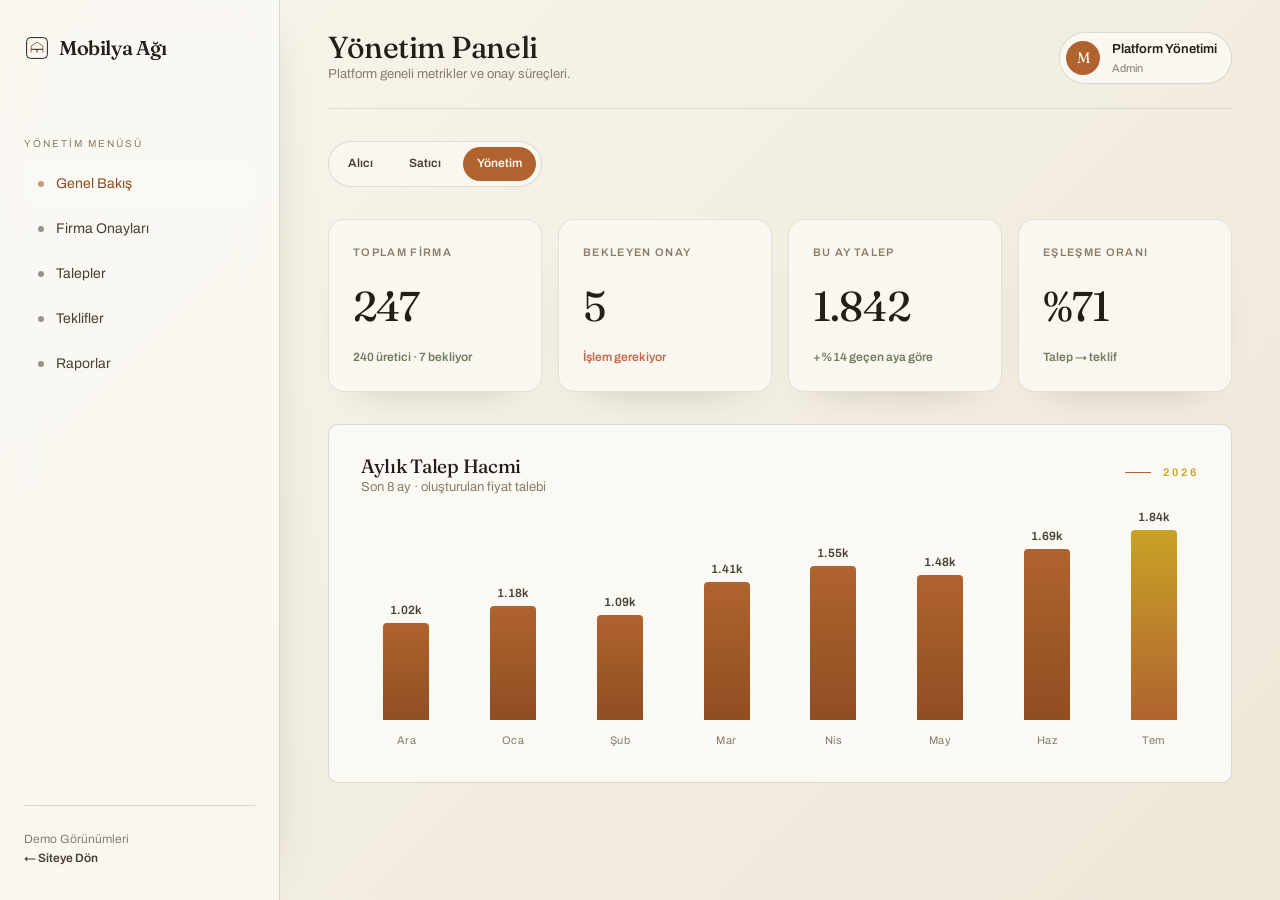
<file: panel-admin.html>
<!DOCTYPE html>
<html lang="tr">
<head>
<meta charset="UTF-8">
<meta name="viewport" content="width=device-width, initial-scale=1.0">
<title>Yönetim Paneli — Mobilya Ağı</title>
<meta name="description" content="Yönetim paneli: firma onayları, talep ve teklif takibi, raporlar.">
<link rel="preconnect" href="https://fonts.googleapis.com">
<link rel="preconnect" href="https://fonts.gstatic.com" crossorigin>
<link href="https://fonts.googleapis.com/css2?family=Fraunces:ital,opsz,wght@0,9..144,300..600;1,9..144,300..500&family=Archivo:wght@400;500;600;700&display=swap" rel="stylesheet">
<link rel="stylesheet" href="css/style.css">
</head>
<body>

<div class="panel-layout">
  <!-- ============ SIDEBAR ============ -->
  <aside class="panel-side" data-section-nav>
    <a href="index.html" class="wordmark">
      <svg class="mark" viewBox="0 0 40 40" aria-hidden="true">
        <rect x="4" y="4" width="32" height="32" rx="6" fill="none" stroke="#F5F1E8" stroke-width="1.5"/>
        <path d="M11 27 V17 l9-6 9 6 v10" fill="none" stroke="#C9A227" stroke-width="1.5" stroke-linejoin="round"/>
        <path d="M11 22 h18 M20 22 v5" stroke="#F5F1E8" stroke-width="1.5"/>
      </svg>
      Mobilya Ağı
    </a>
    <div class="side-label">Yönetim Menüsü</div>
    <ul class="panel-nav">
      <li><button class="active" data-section="genel"><span class="dot"></span> Genel Bakış</button></li>
      <li><button data-section="onaylar"><span class="dot"></span> Firma Onayları</button></li>
      <li><button data-section="talepler"><span class="dot"></span> Talepler</button></li>
      <li><button data-section="teklifler"><span class="dot"></span> Teklifler</button></li>
      <li><button data-section="raporlar"><span class="dot"></span> Raporlar</button></li>
    </ul>
    <div class="side-foot">
      Demo Görünümleri<br>
      <a href="index.html">← Siteye Dön</a>
    </div>
  </aside>

  <!-- ============ MAIN ============ -->
  <main class="panel-main">
    <div class="panel-topbar">
      <div>
        <h1>Yönetim Paneli</h1>
        <div class="sub">Platform geneli metrikler ve onay süreçleri.</div>
      </div>
      <div class="user-chip">
        <div class="avatar">M</div>
        <div><div class="u-name">Platform Yönetimi</div><div class="u-role">Admin</div></div>
      </div>
    </div>

    <div class="demo-switch">
      <a href="panel-alici.html">Alıcı</a>
      <a href="panel-satici.html">Satıcı</a>
      <a href="panel-admin.html" class="active">Yönetim</a>
    </div>

    <!-- ===== GENEL BAKIŞ ===== -->
    <section data-section-view="genel">
      <div class="stat-cards four">
        <div class="scard reveal"><div class="lbl">Toplam Firma</div><b>247</b><div class="trend">240 üretici · 7 bekliyor</div></div>
        <div class="scard reveal" data-delay="80"><div class="lbl">Bekleyen Onay</div><b>5</b><div class="trend down">İşlem gerekiyor</div></div>
        <div class="scard reveal" data-delay="160"><div class="lbl">Bu Ay Talep</div><b>1.842</b><div class="trend">+%14 geçen aya göre</div></div>
        <div class="scard reveal" data-delay="240"><div class="lbl">Eşleşme Oranı</div><b>%71</b><div class="trend">Talep → teklif</div></div>
      </div>

      <div class="panel-block reveal">
        <div class="bar-chart">
          <div class="chart-head">
            <div>
              <h3>Aylık Talep Hacmi</h3>
              <div class="muted" style="font-size:13px;">Son 8 ay · oluşturulan fiyat talebi</div>
            </div>
            <div class="eyebrow" style="color:var(--brass);">2026</div>
          </div>
          <div class="bars">
            <div class="bar-col"><div class="bar" style="height:44%"><span class="bar-val">1.02k</span></div><div class="bar-lbl">Ara</div></div>
            <div class="bar-col"><div class="bar" style="height:52%"><span class="bar-val">1.18k</span></div><div class="bar-lbl">Oca</div></div>
            <div class="bar-col"><div class="bar" style="height:48%"><span class="bar-val">1.09k</span></div><div class="bar-lbl">Şub</div></div>
            <div class="bar-col"><div class="bar" style="height:63%"><span class="bar-val">1.41k</span></div><div class="bar-lbl">Mar</div></div>
            <div class="bar-col"><div class="bar" style="height:70%"><span class="bar-val">1.55k</span></div><div class="bar-lbl">Nis</div></div>
            <div class="bar-col"><div class="bar" style="height:66%"><span class="bar-val">1.48k</span></div><div class="bar-lbl">May</div></div>
            <div class="bar-col"><div class="bar" style="height:78%"><span class="bar-val">1.69k</span></div><div class="bar-lbl">Haz</div></div>
            <div class="bar-col peak"><div class="bar" style="height:92%"><span class="bar-val">1.84k</span></div><div class="bar-lbl">Tem</div></div>
          </div>
        </div>
      </div>
    </section>

    <!-- ===== FİRMA ONAYLARI ===== -->
    <section data-section-view="onaylar" style="display:none;">
      <div class="panel-block">
        <h2>Firma Onayları</h2>
        <p class="muted" style="margin-bottom:var(--s-5);">Kayıt olan üreticileri inceleyin. Onayla / Reddet ile durumu güncelleyin.</p>
        <div class="data-table-wrap">
          <table class="data-table">
            <thead><tr><th>Firma</th><th>Kategori</th><th>Şehir</th><th>Başvuru</th><th>Durum</th><th>İşlem</th></tr></thead>
            <tbody>
              <tr>
                <td class="t-strong">Bereket Ahşap Ltd.</td><td>Yemek Odası</td><td>Kayseri</td><td>12.07.2026</td>
                <td><span class="status wait" data-status-chip>Bekliyor</span></td>
                <td data-row-actions><button class="btn btn-primary btn-sm" data-approve>Onayla</button> <button class="btn btn-ghost btn-sm" data-reject>Reddet</button></td>
              </tr>
              <tr>
                <td class="t-strong">Vira Mobilya A.Ş.</td><td>Oturma Grubu</td><td>İstanbul</td><td>11.07.2026</td>
                <td><span class="status wait" data-status-chip>Bekliyor</span></td>
                <td data-row-actions><button class="btn btn-primary btn-sm" data-approve>Onayla</button> <button class="btn btn-ghost btn-sm" data-reject>Reddet</button></td>
              </tr>
              <tr>
                <td class="t-strong">Sedir Kontrat</td><td>Kontrat Proje</td><td>Ankara</td><td>10.07.2026</td>
                <td><span class="status wait" data-status-chip>Bekliyor</span></td>
                <td data-row-actions><button class="btn btn-primary btn-sm" data-approve>Onayla</button> <button class="btn btn-ghost btn-sm" data-reject>Reddet</button></td>
              </tr>
              <tr>
                <td class="t-strong">Anadolu Metal Furniture</td><td>Ofis</td><td>Konya</td><td>09.07.2026</td>
                <td><span class="status wait" data-status-chip>Bekliyor</span></td>
                <td data-row-actions><button class="btn btn-primary btn-sm" data-approve>Onayla</button> <button class="btn btn-ghost btn-sm" data-reject>Reddet</button></td>
              </tr>
              <tr>
                <td class="t-strong">Loft Aydınlatma</td><td>Aydınlatma</td><td>İzmir</td><td>08.07.2026</td>
                <td><span class="status wait" data-status-chip>Bekliyor</span></td>
                <td data-row-actions><button class="btn btn-primary btn-sm" data-approve>Onayla</button> <button class="btn btn-ghost btn-sm" data-reject>Reddet</button></td>
              </tr>
              <tr>
                <td class="t-strong">Karaca Mobilya</td><td>Oturma Grubu</td><td>Bursa</td><td>02.07.2026</td>
                <td><span class="status done" data-status-chip>Onaylandı</span></td>
                <td data-row-actions><span class="muted" style="font-size:12px;">İşlem tamamlandı</span></td>
              </tr>
            </tbody>
          </table>
        </div>
      </div>
    </section>

    <!-- ===== TALEPLER ===== -->
    <section data-section-view="talepler" style="display:none;">
      <div class="panel-block">
        <h2>Platform Talep İzleme</h2>
        <div class="data-table-wrap">
          <table class="data-table">
            <thead><tr><th>Talep No</th><th>Alıcı</th><th>Üretici</th><th>Ürün</th><th>Adet</th><th>Teklif Sayısı</th><th>Durum</th></tr></thead>
            <tbody>
              <tr><td class="t-id">TLP-2049</td><td>Demir İç Mimarlık</td><td>Karaca Mobilya</td><td>Nordica 3'lü Kanepe</td><td>24</td><td>3</td><td><span class="status active">Aktif</span></td></tr>
              <tr><td class="t-id">TLP-2046</td><td>Boğaziçi Otelcilik</td><td>Karaca Mobilya</td><td>Nordica Koleksiyonu</td><td>8 set</td><td>1</td><td><span class="status active">Aktif</span></td></tr>
              <tr><td class="t-id">TLP-2044</td><td>Demir İç Mimarlık</td><td>Öztürk Masif</td><td>Meşe Ova Yemek Masası</td><td>15</td><td>0</td><td><span class="status wait">Bekliyor</span></td></tr>
              <tr><td class="t-id">TLP-2041</td><td>Vadi AVM Yönetimi</td><td>Karaca Mobilya</td><td>Karaca Sandalye Takımı</td><td>60</td><td>2</td><td><span class="status active">Görüşülüyor</span></td></tr>
              <tr><td class="t-id">TLP-2029</td><td>Lava Restoran Grubu</td><td>Karaca Mobilya</td><td>Nordica Bench Puf</td><td>50</td><td>4</td><td><span class="status done">Sonuçlandı</span></td></tr>
              <tr><td class="t-id">TLP-2021</td><td>Demir İç Mimarlık</td><td>Linea Modüler</td><td>Linea Modüler Kanepe</td><td>12</td><td>3</td><td><span class="status done">Sonuçlandı</span></td></tr>
              <tr><td class="t-id">TLP-2007</td><td>Ceyra Yapı</td><td>Meltem Koltuk</td><td>Meltem Karyola Seti</td><td>30</td><td>0</td><td><span class="status cancel">İptal</span></td></tr>
            </tbody>
          </table>
        </div>
      </div>
    </section>

    <!-- ===== TEKLİFLER ===== -->
    <section data-section-view="teklifler" style="display:none;">
      <div class="panel-block">
        <h2>Teklif İzleme</h2>
        <div class="data-table-wrap">
          <table class="data-table">
            <thead><tr><th>Teklif No</th><th>Talep</th><th>Üretici</th><th>Alıcı</th><th>Tutar</th><th>Durum</th></tr></thead>
            <tbody>
              <tr><td class="t-id">TKF-3120</td><td>TLP-2049</td><td>Karaca Mobilya</td><td>Demir İç Mimarlık</td><td>₺148.500</td><td><span class="status active">İnceleniyor</span></td></tr>
              <tr><td class="t-id">TKF-3119</td><td>TLP-2049</td><td>Vira Mobilya</td><td>Demir İç Mimarlık</td><td>₺162.000</td><td><span class="status active">İnceleniyor</span></td></tr>
              <tr><td class="t-id">TKF-3118</td><td>TLP-2049</td><td>Bereket Ahşap</td><td>Demir İç Mimarlık</td><td>₺155.200</td><td><span class="status active">İnceleniyor</span></td></tr>
              <tr><td class="t-id">TKF-3101</td><td>TLP-2029</td><td>Karaca Mobilya</td><td>Lava Restoran Grubu</td><td>₺105.000</td><td><span class="status done">Kabul Edildi</span></td></tr>
              <tr><td class="t-id">TKF-3088</td><td>TLP-2018</td><td>Karaca Mobilya</td><td>Marmara Ofis A.Ş.</td><td>₺68.000</td><td><span class="status cancel">Reddedildi</span></td></tr>
            </tbody>
          </table>
        </div>
      </div>
    </section>

    <!-- ===== RAPORLAR ===== -->
    <section data-section-view="raporlar" style="display:none;">
      <div class="stat-cards four">
        <div class="scard"><div class="lbl">Toplam Talep (Yıl)</div><b>11.2k</b><div class="trend">+%22</div></div>
        <div class="scard"><div class="lbl">Ort. İlk Teklif</div><b>36 sa</b><div class="trend">Hızlanıyor</div></div>
        <div class="scard"><div class="lbl">Aktif Alıcı</div><b>1.340</b><div class="trend">+186 bu ay</div></div>
        <div class="scard"><div class="lbl">İhracat Ülke</div><b>12</b><div class="trend">3 yeni pazar</div></div>
      </div>
      <div class="panel-block">
        <div class="bar-chart">
          <div class="chart-head"><div><h3>Kategori Bazlı Talep Dağılımı</h3><div class="muted" style="font-size:13px;">Bu ay · kategoriye göre talep payı</div></div></div>
          <div class="bars">
            <div class="bar-col peak"><div class="bar" style="height:88%"><span class="bar-val">%34</span></div><div class="bar-lbl">Oturma</div></div>
            <div class="bar-col"><div class="bar" style="height:64%"><span class="bar-val">%25</span></div><div class="bar-lbl">Yemek</div></div>
            <div class="bar-col"><div class="bar" style="height:52%"><span class="bar-val">%20</span></div><div class="bar-lbl">Yatak</div></div>
            <div class="bar-col"><div class="bar" style="height:34%"><span class="bar-val">%13</span></div><div class="bar-lbl">Ofis</div></div>
            <div class="bar-col"><div class="bar" style="height:20%"><span class="bar-val">%8</span></div><div class="bar-lbl">Aydınl.</div></div>
          </div>
        </div>
      </div>
    </section>

  </main>
</div>

<script src="js/app.js"></script>
</body>
</html>
</file>
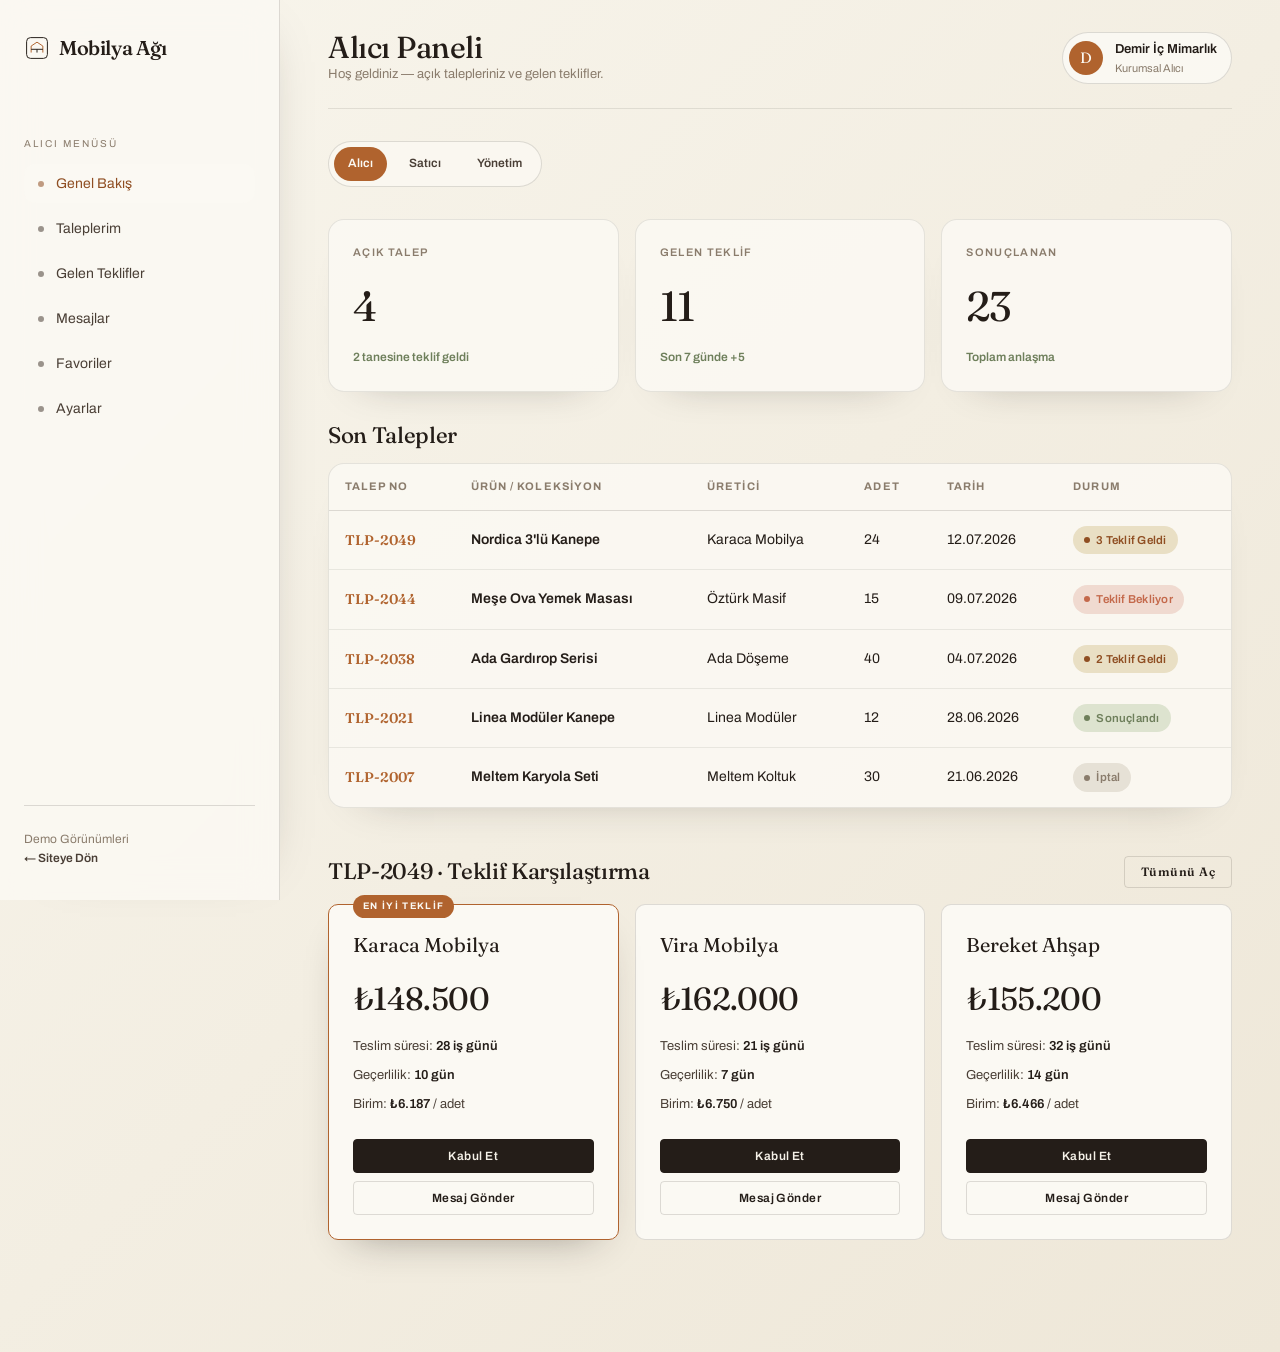
<file: panel-alici.html>
<!DOCTYPE html>
<html lang="tr">
<head>
<meta charset="UTF-8">
<meta name="viewport" content="width=device-width, initial-scale=1.0">
<title>Alıcı Paneli — Mobilya Ağı</title>
<meta name="description" content="Alıcı paneli: talepleriniz, gelen teklifler ve mesajlar.">
<link rel="preconnect" href="https://fonts.googleapis.com">
<link rel="preconnect" href="https://fonts.gstatic.com" crossorigin>
<link href="https://fonts.googleapis.com/css2?family=Fraunces:ital,opsz,wght@0,9..144,300..600;1,9..144,300..500&family=Archivo:wght@400;500;600;700&display=swap" rel="stylesheet">
<link rel="stylesheet" href="css/style.css">
</head>
<body>

<div class="panel-layout">
  <!-- ============ SIDEBAR ============ -->
  <aside class="panel-side" data-section-nav>
    <a href="index.html" class="wordmark">
      <svg class="mark" viewBox="0 0 40 40" aria-hidden="true">
        <rect x="4" y="4" width="32" height="32" rx="6" fill="none" stroke="#F5F1E8" stroke-width="1.5"/>
        <path d="M11 27 V17 l9-6 9 6 v10" fill="none" stroke="#C9A227" stroke-width="1.5" stroke-linejoin="round"/>
        <path d="M11 22 h18 M20 22 v5" stroke="#F5F1E8" stroke-width="1.5"/>
      </svg>
      Mobilya Ağı
    </a>
    <div class="side-label">Alıcı Menüsü</div>
    <ul class="panel-nav">
      <li><button class="active" data-section="genel"><span class="dot"></span> Genel Bakış</button></li>
      <li><button data-section="talepler"><span class="dot"></span> Taleplerim</button></li>
      <li><button data-section="teklifler"><span class="dot"></span> Gelen Teklifler</button></li>
      <li><button data-section="mesajlar"><span class="dot"></span> Mesajlar</button></li>
      <li><button data-section="favoriler"><span class="dot"></span> Favoriler</button></li>
      <li><button data-section="ayarlar"><span class="dot"></span> Ayarlar</button></li>
    </ul>
    <div class="side-foot">
      Demo Görünümleri<br>
      <a href="index.html">← Siteye Dön</a>
    </div>
  </aside>

  <!-- ============ MAIN ============ -->
  <main class="panel-main">
    <div class="panel-topbar">
      <div>
        <h1>Alıcı Paneli</h1>
        <div class="sub">Hoş geldiniz — açık talepleriniz ve gelen teklifler.</div>
      </div>
      <div class="user-chip">
        <div class="avatar">D</div>
        <div><div class="u-name">Demir İç Mimarlık</div><div class="u-role">Kurumsal Alıcı</div></div>
      </div>
    </div>

    <div class="demo-switch">
      <a href="panel-alici.html" class="active">Alıcı</a>
      <a href="panel-satici.html">Satıcı</a>
      <a href="panel-admin.html">Yönetim</a>
    </div>

    <!-- ===== GENEL BAKIŞ ===== -->
    <section data-section-view="genel">
      <div class="stat-cards three">
        <div class="scard reveal"><div class="lbl">Açık Talep</div><b>4</b><div class="trend">2 tanesine teklif geldi</div></div>
        <div class="scard reveal" data-delay="100"><div class="lbl">Gelen Teklif</div><b>11</b><div class="trend">Son 7 günde +5</div></div>
        <div class="scard reveal" data-delay="200"><div class="lbl">Sonuçlanan</div><b>23</b><div class="trend">Toplam anlaşma</div></div>
      </div>

      <div class="panel-block reveal">
        <h2>Son Talepler</h2>
        <div class="data-table-wrap">
          <table class="data-table">
            <thead><tr><th>Talep No</th><th>Ürün / Koleksiyon</th><th>Üretici</th><th>Adet</th><th>Tarih</th><th>Durum</th></tr></thead>
            <tbody>
              <tr><td class="t-id">TLP-2049</td><td class="t-strong">Nordica 3'lü Kanepe</td><td>Karaca Mobilya</td><td>24</td><td>12.07.2026</td><td><span class="status active">3 Teklif Geldi</span></td></tr>
              <tr><td class="t-id">TLP-2044</td><td class="t-strong">Meşe Ova Yemek Masası</td><td>Öztürk Masif</td><td>15</td><td>09.07.2026</td><td><span class="status wait">Teklif Bekliyor</span></td></tr>
              <tr><td class="t-id">TLP-2038</td><td class="t-strong">Ada Gardırop Serisi</td><td>Ada Döşeme</td><td>40</td><td>04.07.2026</td><td><span class="status active">2 Teklif Geldi</span></td></tr>
              <tr><td class="t-id">TLP-2021</td><td class="t-strong">Linea Modüler Kanepe</td><td>Linea Modüler</td><td>12</td><td>28.06.2026</td><td><span class="status done">Sonuçlandı</span></td></tr>
              <tr><td class="t-id">TLP-2007</td><td class="t-strong">Meltem Karyola Seti</td><td>Meltem Koltuk</td><td>30</td><td>21.06.2026</td><td><span class="status cancel">İptal</span></td></tr>
            </tbody>
          </table>
        </div>
      </div>

      <div class="panel-block reveal">
        <h2>TLP-2049 · Teklif Karşılaştırma <a href="#" data-demo-action="Görüntüleniyor…" class="btn btn-ghost btn-sm">Tümünü Aç</a></h2>
        <div class="offers">
          <div class="offer best">
            <div class="o-firm">Karaca Mobilya</div>
            <div class="o-price">₺148.500</div>
            <div class="o-meta">
              <span>Teslim süresi: <b>28 iş günü</b></span>
              <span>Geçerlilik: <b>10 gün</b></span>
              <span>Birim: <b>₺6.187</b> / adet</span>
            </div>
            <div class="o-actions">
              <button class="btn btn-primary btn-sm" data-demo-action="Teklif kabul edildi ✓">Kabul Et</button>
              <button class="btn btn-ghost btn-sm" data-section="mesajlar">Mesaj Gönder</button>
            </div>
          </div>
          <div class="offer">
            <div class="o-firm">Vira Mobilya</div>
            <div class="o-price">₺162.000</div>
            <div class="o-meta">
              <span>Teslim süresi: <b>21 iş günü</b></span>
              <span>Geçerlilik: <b>7 gün</b></span>
              <span>Birim: <b>₺6.750</b> / adet</span>
            </div>
            <div class="o-actions">
              <button class="btn btn-primary btn-sm" data-demo-action="Teklif kabul edildi ✓">Kabul Et</button>
              <button class="btn btn-ghost btn-sm" data-section="mesajlar">Mesaj Gönder</button>
            </div>
          </div>
          <div class="offer">
            <div class="o-firm">Bereket Ahşap</div>
            <div class="o-price">₺155.200</div>
            <div class="o-meta">
              <span>Teslim süresi: <b>32 iş günü</b></span>
              <span>Geçerlilik: <b>14 gün</b></span>
              <span>Birim: <b>₺6.466</b> / adet</span>
            </div>
            <div class="o-actions">
              <button class="btn btn-primary btn-sm" data-demo-action="Teklif kabul edildi ✓">Kabul Et</button>
              <button class="btn btn-ghost btn-sm" data-section="mesajlar">Mesaj Gönder</button>
            </div>
          </div>
        </div>
      </div>
    </section>

    <!-- ===== TALEPLERİM ===== -->
    <section data-section-view="talepler" style="display:none;">
      <div class="panel-block">
        <h2>Taleplerim <a href="katalog.html" class="btn btn-primary btn-sm">Yeni Talep Oluştur</a></h2>
        <div class="data-table-wrap">
          <table class="data-table">
            <thead><tr><th>Talep No</th><th>Ürün / Koleksiyon</th><th>Üretici</th><th>Adet</th><th>Teslim Şehri</th><th>Tarih</th><th>Durum</th></tr></thead>
            <tbody>
              <tr><td class="t-id">TLP-2049</td><td class="t-strong">Nordica 3'lü Kanepe</td><td>Karaca Mobilya</td><td>24</td><td>İstanbul</td><td>12.07.2026</td><td><span class="status active">3 Teklif Geldi</span></td></tr>
              <tr><td class="t-id">TLP-2044</td><td class="t-strong">Meşe Ova Yemek Masası</td><td>Öztürk Masif</td><td>15</td><td>Ankara</td><td>09.07.2026</td><td><span class="status wait">Teklif Bekliyor</span></td></tr>
              <tr><td class="t-id">TLP-2038</td><td class="t-strong">Ada Gardırop Serisi</td><td>Ada Döşeme</td><td>40</td><td>İzmir</td><td>04.07.2026</td><td><span class="status active">2 Teklif Geldi</span></td></tr>
              <tr><td class="t-id">TLP-2033</td><td class="t-strong">Nordica Koleksiyonu (tam set)</td><td>Karaca Mobilya</td><td>8 set</td><td>Bodrum</td><td>02.07.2026</td><td><span class="status wait">Teklif Bekliyor</span></td></tr>
              <tr><td class="t-id">TLP-2021</td><td class="t-strong">Linea Modüler Kanepe</td><td>Linea Modüler</td><td>12</td><td>İstanbul</td><td>28.06.2026</td><td><span class="status done">Sonuçlandı</span></td></tr>
              <tr><td class="t-id">TLP-2007</td><td class="t-strong">Meltem Karyola Seti</td><td>Meltem Koltuk</td><td>30</td><td>Antalya</td><td>21.06.2026</td><td><span class="status cancel">İptal</span></td></tr>
            </tbody>
          </table>
        </div>
      </div>
    </section>

    <!-- ===== GELEN TEKLİFLER ===== -->
    <section data-section-view="teklifler" style="display:none;">
      <div class="panel-block">
        <h2>Gelen Teklifler · TLP-2049</h2>
        <p class="muted" style="margin-bottom:var(--s-5);">Nordica 3'lü Kanepe · 24 adet · İstanbul teslim. Teklifleri yan yana karşılaştırın.</p>
        <div class="offers">
          <div class="offer best">
            <div class="o-firm">Karaca Mobilya</div><div class="o-price">₺148.500</div>
            <div class="o-meta"><span>Teslim: <b>28 iş günü</b></span><span>Geçerlilik: <b>10 gün</b></span><span>Birim: <b>₺6.187</b></span><span>Kumaş: <b>Bukle Krem</b></span></div>
            <div class="o-actions"><button class="btn btn-primary btn-sm" data-demo-action="Kabul edildi ✓">Kabul Et</button><button class="btn btn-ghost btn-sm" data-section="mesajlar">Mesaj Gönder</button></div>
          </div>
          <div class="offer">
            <div class="o-firm">Vira Mobilya</div><div class="o-price">₺162.000</div>
            <div class="o-meta"><span>Teslim: <b>21 iş günü</b></span><span>Geçerlilik: <b>7 gün</b></span><span>Birim: <b>₺6.750</b></span><span>Kumaş: <b>Kadife Antrasit</b></span></div>
            <div class="o-actions"><button class="btn btn-primary btn-sm" data-demo-action="Kabul edildi ✓">Kabul Et</button><button class="btn btn-ghost btn-sm" data-section="mesajlar">Mesaj Gönder</button></div>
          </div>
          <div class="offer">
            <div class="o-firm">Bereket Ahşap</div><div class="o-price">₺155.200</div>
            <div class="o-meta"><span>Teslim: <b>32 iş günü</b></span><span>Geçerlilik: <b>14 gün</b></span><span>Birim: <b>₺6.466</b></span><span>Kumaş: <b>Keten Taş</b></span></div>
            <div class="o-actions"><button class="btn btn-primary btn-sm" data-demo-action="Kabul edildi ✓">Kabul Et</button><button class="btn btn-ghost btn-sm" data-section="mesajlar">Mesaj Gönder</button></div>
          </div>
        </div>
      </div>
    </section>

    <!-- ===== MESAJLAR ===== -->
    <section data-section-view="mesajlar" style="display:none;">
      <div class="panel-block">
        <h2>Mesajlar</h2>
        <div class="thread" data-thread>
          <div class="thread-head">
            <div class="avatar">K</div>
            <div><div style="font-weight:600;">Karaca Mobilya</div><div class="muted" style="font-size:12px;">TLP-2049 · Nordica 3'lü Kanepe</div></div>
          </div>
          <div class="thread-body">
            <div class="bubble them">Merhaba, 24 adetlik talebiniz için teklifimizi ilettik. Bukle Krem kumaşta stok mevcut.<span class="time">Bugün 09:12</span></div>
            <div class="bubble me">Teşekkürler. 28 iş günü teslim süresi otel açılışımıza yetişir mi, garanti verebilir misiniz?<span class="time">Bugün 09:20</span></div>
            <div class="bubble them">Sipariş onayında üretim planına alıp yazılı teslim taahhüdü veriyoruz. Numune kumaş da gönderebiliriz.<span class="time">Bugün 09:24</span></div>
            <div class="bubble me">Harika, numune için adresi ileteyim.<span class="time">Bugün 09:26</span></div>
          </div>
          <form class="thread-input"><input type="text" placeholder="Mesaj yazın…" aria-label="Mesaj"><button type="submit" class="btn btn-primary btn-sm">Gönder</button></form>
        </div>
      </div>
    </section>

    <!-- ===== FAVORİLER ===== -->
    <section data-section-view="favoriler" style="display:none;">
      <div class="panel-block">
        <h2>Favoriler</h2>
        <div class="card-grid">
          <article class="pcard reveal">
            <div class="illo mat-oak"><span class="swatch-tag">Meşe Masif</span>
          <img src="https://images.unsplash.com/photo-1617806118233-18e1de247200?auto=format&fit=crop&w=900&q=82" alt="Masif ahşap yemek masası ve sandalyeler" loading="lazy">
            </div>
            <div class="body"><div class="chips"><span class="chip">Yemek Odası</span></div><h3>Meşe Ova Yemek Masası</h3><span class="maker">Öztürk Masif</span><div class="actions"><a href="urun.html" class="btn btn-ghost btn-sm">İncele</a><a href="urun.html" class="btn btn-primary btn-sm">Fiyat Talep Et</a></div></div>
          </article>
          <article class="pcard reveal" data-delay="100">
            <div class="illo mat-clay"><span class="swatch-tag">Bukle Kumaş</span>
          <img src="https://images.unsplash.com/photo-1616486338812-3dadae4b4ace?auto=format&fit=crop&w=900&q=82" alt="Bukle kumaş modern kanepe" loading="lazy">
            </div>
            <div class="body"><div class="chips"><span class="chip">Oturma Grubu</span></div><h3>Linea Modüler Kanepe</h3><span class="maker">Linea Modüler</span><div class="actions"><a href="urun.html" class="btn btn-ghost btn-sm">İncele</a><a href="urun.html" class="btn btn-primary btn-sm">Fiyat Talep Et</a></div></div>
          </article>
          <article class="pcard reveal" data-delay="200">
            <div class="illo mat-brass"><span class="swatch-tag">Pirinç Detay</span>
          <img src="https://images.unsplash.com/photo-1513506003901-1e6a229e2d15?auto=format&fit=crop&w=900&q=82" alt="Pirinç detaylı ayaklı lambader" loading="lazy">
            </div>
            <div class="body"><div class="chips"><span class="chip">Aydınlatma</span></div><h3>Form Ayaklı Lambader</h3><span class="maker">Form&Ahşap</span><div class="actions"><a href="urun.html" class="btn btn-ghost btn-sm">İncele</a><a href="urun.html" class="btn btn-primary btn-sm">Fiyat Talep Et</a></div></div>
          </article>
        </div>
      </div>
    </section>

    <!-- ===== AYARLAR ===== -->
    <section data-section-view="ayarlar" style="display:none;">
      <div class="panel-block" style="max-width:640px;">
        <h2>Firma Bilgileri</h2>
        <div class="field"><label>Firma Adı</label><input type="text" value="Demir İç Mimarlık" readonly></div>
        <div class="field-row">
          <div class="field"><label>Yetkili</label><input type="text" value="Selin Demir" readonly></div>
          <div class="field"><label>Vergi No</label><input type="text" value="123 456 7890" readonly></div>
        </div>
        <div class="field-row">
          <div class="field"><label>E-posta</label><input type="email" value="teklif@demiricmimarlik.com" readonly></div>
          <div class="field"><label>Şehir</label><input type="text" value="İstanbul" readonly></div>
        </div>
        <div class="field"><label>Bildirim Tercihi</label>
          <select><option>Yeni teklif geldiğinde e-posta gönder</option><option>Günlük özet gönder</option><option>Bildirim gönderme</option></select>
        </div>
        <button class="btn btn-primary" data-demo-action="Kaydedildi ✓">Değişiklikleri Kaydet</button>
      </div>
    </section>

  </main>
</div>

<script src="js/app.js"></script>
</body>
</html>
</file>
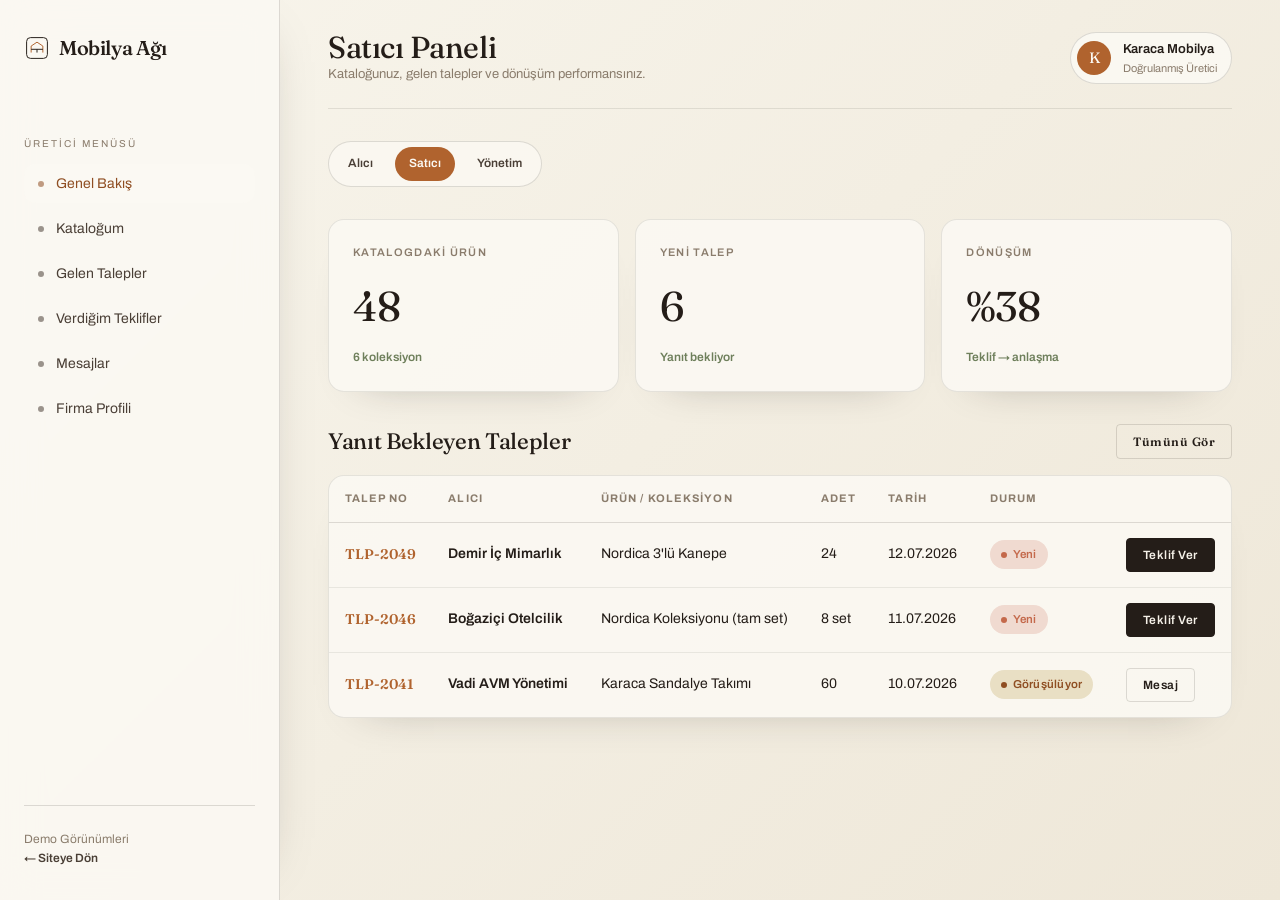
<file: panel-satici.html>
<!DOCTYPE html>
<html lang="tr">
<head>
<meta charset="UTF-8">
<meta name="viewport" content="width=device-width, initial-scale=1.0">
<title>Satıcı Paneli — Mobilya Ağı</title>
<meta name="description" content="Satıcı paneli: kataloğunuz, gelen talepler ve verdiğiniz teklifler.">
<link rel="preconnect" href="https://fonts.googleapis.com">
<link rel="preconnect" href="https://fonts.gstatic.com" crossorigin>
<link href="https://fonts.googleapis.com/css2?family=Fraunces:ital,opsz,wght@0,9..144,300..600;1,9..144,300..500&family=Archivo:wght@400;500;600;700&display=swap" rel="stylesheet">
<link rel="stylesheet" href="css/style.css">
</head>
<body>

<div class="panel-layout">
  <!-- ============ SIDEBAR ============ -->
  <aside class="panel-side" data-section-nav>
    <a href="index.html" class="wordmark">
      <svg class="mark" viewBox="0 0 40 40" aria-hidden="true">
        <rect x="4" y="4" width="32" height="32" rx="6" fill="none" stroke="#F5F1E8" stroke-width="1.5"/>
        <path d="M11 27 V17 l9-6 9 6 v10" fill="none" stroke="#C9A227" stroke-width="1.5" stroke-linejoin="round"/>
        <path d="M11 22 h18 M20 22 v5" stroke="#F5F1E8" stroke-width="1.5"/>
      </svg>
      Mobilya Ağı
    </a>
    <div class="side-label">Üretici Menüsü</div>
    <ul class="panel-nav">
      <li><button class="active" data-section="genel"><span class="dot"></span> Genel Bakış</button></li>
      <li><button data-section="katalog"><span class="dot"></span> Kataloğum</button></li>
      <li><button data-section="talepler"><span class="dot"></span> Gelen Talepler</button></li>
      <li><button data-section="teklifler"><span class="dot"></span> Verdiğim Teklifler</button></li>
      <li><button data-section="mesajlar"><span class="dot"></span> Mesajlar</button></li>
      <li><button data-section="profil"><span class="dot"></span> Firma Profili</button></li>
    </ul>
    <div class="side-foot">
      Demo Görünümleri<br>
      <a href="index.html">← Siteye Dön</a>
    </div>
  </aside>

  <!-- ============ MAIN ============ -->
  <main class="panel-main">
    <div class="panel-topbar">
      <div>
        <h1>Satıcı Paneli</h1>
        <div class="sub">Kataloğunuz, gelen talepler ve dönüşüm performansınız.</div>
      </div>
      <div class="user-chip">
        <div class="avatar">K</div>
        <div><div class="u-name">Karaca Mobilya</div><div class="u-role">Doğrulanmış Üretici</div></div>
      </div>
    </div>

    <div class="demo-switch">
      <a href="panel-alici.html">Alıcı</a>
      <a href="panel-satici.html" class="active">Satıcı</a>
      <a href="panel-admin.html">Yönetim</a>
    </div>

    <!-- ===== GENEL BAKIŞ ===== -->
    <section data-section-view="genel">
      <div class="stat-cards three">
        <div class="scard reveal"><div class="lbl">Katalogdaki Ürün</div><b>48</b><div class="trend">6 koleksiyon</div></div>
        <div class="scard reveal" data-delay="100"><div class="lbl">Yeni Talep</div><b>6</b><div class="trend">Yanıt bekliyor</div></div>
        <div class="scard reveal" data-delay="200"><div class="lbl">Dönüşüm</div><b>%38</b><div class="trend">Teklif → anlaşma</div></div>
      </div>

      <div class="panel-block reveal">
        <h2>Yanıt Bekleyen Talepler <button class="btn btn-ghost btn-sm" data-section="talepler">Tümünü Gör</button></h2>
        <div class="data-table-wrap">
          <table class="data-table">
            <thead><tr><th>Talep No</th><th>Alıcı</th><th>Ürün / Koleksiyon</th><th>Adet</th><th>Tarih</th><th>Durum</th><th></th></tr></thead>
            <tbody>
              <tr><td class="t-id">TLP-2049</td><td class="t-strong">Demir İç Mimarlık</td><td>Nordica 3'lü Kanepe</td><td>24</td><td>12.07.2026</td><td><span class="status wait">Yeni</span></td><td><button class="btn btn-primary btn-sm" data-modal-open="offerModal">Teklif Ver</button></td></tr>
              <tr><td class="t-id">TLP-2046</td><td class="t-strong">Boğaziçi Otelcilik</td><td>Nordica Koleksiyonu (tam set)</td><td>8 set</td><td>11.07.2026</td><td><span class="status wait">Yeni</span></td><td><button class="btn btn-primary btn-sm" data-modal-open="offerModal">Teklif Ver</button></td></tr>
              <tr><td class="t-id">TLP-2041</td><td class="t-strong">Vadi AVM Yönetimi</td><td>Karaca Sandalye Takımı</td><td>60</td><td>10.07.2026</td><td><span class="status active">Görüşülüyor</span></td><td><button class="btn btn-ghost btn-sm" data-section="mesajlar">Mesaj</button></td></tr>
            </tbody>
          </table>
        </div>
      </div>
    </section>

    <!-- ===== KATALOĞUM ===== -->
    <section data-section-view="katalog" style="display:none;">
      <div class="panel-block">
        <h2>Kataloğum <button class="btn btn-primary btn-sm" data-section="katalog">Yeni Ürün Ekle</button></h2>
        <div class="manage-grid">
          <div class="mcard">
            <div class="illo mat-walnut"><img src="https://images.unsplash.com/photo-1555041469-a586c61ea9bc?auto=format&fit=crop&w=900&q=82" alt="Modern kanepe ürün fotoğrafı" loading="lazy"></div>
            <div class="m-body"><h4>Nordica 3'lü Kanepe</h4><div class="muted" style="font-size:12px;">Oturma Grubu · min. 10 adet</div><div class="m-row"><button class="toggle-chip on" data-toggle-chip>Yayında</button><button class="btn btn-ghost btn-sm" data-demo-action="Açılıyor…">Düzenle</button></div></div>
          </div>
          <div class="mcard">
            <div class="illo mat-oak"><img src="https://images.unsplash.com/photo-1567016432779-094069958ea5?auto=format&fit=crop&w=900&q=82" alt="Ceviz kaplama sandalye takımı" loading="lazy"></div>
            <div class="m-body"><h4>Karaca Sandalye Takımı</h4><div class="muted" style="font-size:12px;">Yemek Odası · min. 6 adet</div><div class="m-row"><button class="toggle-chip on" data-toggle-chip>Yayında</button><button class="btn btn-ghost btn-sm" data-demo-action="Açılıyor…">Düzenle</button></div></div>
          </div>
          <div class="mcard">
            <div class="illo mat-clay"><img src="https://images.unsplash.com/photo-1616486338812-3dadae4b4ace?auto=format&fit=crop&w=900&q=82" alt="Bukle kumaş modern berjer" loading="lazy"></div>
            <div class="m-body"><h4>Nordica Berjer</h4><div class="muted" style="font-size:12px;">Oturma Grubu · min. 10 adet</div><div class="m-row"><button class="toggle-chip" data-toggle-chip>Taslak</button><button class="btn btn-ghost btn-sm" data-demo-action="Açılıyor…">Düzenle</button></div></div>
          </div>
          <div class="mcard">
            <div class="illo mat-linen"><img src="https://images.unsplash.com/photo-1618221195710-dd6b41faaea6?auto=format&fit=crop&w=900&q=82" alt="Keten kumaş bench puf" loading="lazy"></div>
            <div class="m-body"><h4>Nordica Bench Puf</h4><div class="muted" style="font-size:12px;">Oturma Grubu · min. 20 adet</div><div class="m-row"><button class="toggle-chip on" data-toggle-chip>Yayında</button><button class="btn btn-ghost btn-sm" data-demo-action="Açılıyor…">Düzenle</button></div></div>
          </div>
          <div class="mcard">
            <div class="illo mat-oak"><img src="https://images.unsplash.com/photo-1616486029423-aaa4789e8c9a?auto=format&fit=crop&w=900&q=82" alt="Masif ceviz orta sehpa" loading="lazy"></div>
            <div class="m-body"><h4>Nordica Orta Sehpa</h4><div class="muted" style="font-size:12px;">Oturma Grubu · min. 15 adet</div><div class="m-row"><button class="toggle-chip on" data-toggle-chip>Yayında</button><button class="btn btn-ghost btn-sm" data-demo-action="Açılıyor…">Düzenle</button></div></div>
          </div>
          <button class="mcard-add" data-demo-action="Ürün ekleme formu açılıyor…">
            <span class="plus">+</span>
            <span style="font-weight:600;">Yeni Ürün Ekle</span>
            <span style="font-size:12px;">Fotoğraf, özellik ve min. adet</span>
          </button>
        </div>
      </div>
    </section>

    <!-- ===== GELEN TALEPLER ===== -->
    <section data-section-view="talepler" style="display:none;">
      <div class="panel-block">
        <h2>Gelen Talepler</h2>
        <div class="data-table-wrap">
          <table class="data-table">
            <thead><tr><th>Talep No</th><th>Alıcı</th><th>Ürün / Koleksiyon</th><th>Adet</th><th>Teslim</th><th>Tarih</th><th>Durum</th><th></th></tr></thead>
            <tbody>
              <tr><td class="t-id">TLP-2049</td><td class="t-strong">Demir İç Mimarlık</td><td>Nordica 3'lü Kanepe</td><td>24</td><td>İstanbul</td><td>12.07.2026</td><td><span class="status wait">Yeni</span></td><td><button class="btn btn-primary btn-sm" data-modal-open="offerModal">Teklif Ver</button></td></tr>
              <tr><td class="t-id">TLP-2046</td><td class="t-strong">Boğaziçi Otelcilik</td><td>Nordica Koleksiyonu</td><td>8 set</td><td>Bodrum</td><td>11.07.2026</td><td><span class="status wait">Yeni</span></td><td><button class="btn btn-primary btn-sm" data-modal-open="offerModal">Teklif Ver</button></td></tr>
              <tr><td class="t-id">TLP-2041</td><td class="t-strong">Vadi AVM Yönetimi</td><td>Karaca Sandalye Takımı</td><td>60</td><td>Ankara</td><td>10.07.2026</td><td><span class="status active">Görüşülüyor</span></td><td><button class="btn btn-ghost btn-sm" data-section="mesajlar">Mesaj</button></td></tr>
              <tr><td class="t-id">TLP-2035</td><td class="t-strong">Ege Yapı Kooperatifi</td><td>Nordica Berjer</td><td>36</td><td>İzmir</td><td>08.07.2026</td><td><span class="status active">Teklif Verildi</span></td><td><button class="btn btn-ghost btn-sm" data-section="teklifler">Görüntüle</button></td></tr>
              <tr><td class="t-id">TLP-2029</td><td class="t-strong">Lava Restoran Grubu</td><td>Nordica Bench Puf</td><td>50</td><td>İstanbul</td><td>05.07.2026</td><td><span class="status done">Sonuçlandı</span></td><td><span class="muted" style="font-size:12px;">Kazanıldı</span></td></tr>
              <tr><td class="t-id">TLP-2018</td><td class="t-strong">Marmara Ofis A.Ş.</td><td>Nordica Orta Sehpa</td><td>20</td><td>Kocaeli</td><td>30.06.2026</td><td><span class="status cancel">Kaybedildi</span></td><td><span class="muted" style="font-size:12px;">Kapandı</span></td></tr>
            </tbody>
          </table>
        </div>
      </div>
    </section>

    <!-- ===== VERDİĞİM TEKLİFLER ===== -->
    <section data-section-view="teklifler" style="display:none;">
      <div class="panel-block">
        <h2>Verdiğim Teklifler</h2>
        <div class="data-table-wrap">
          <table class="data-table">
            <thead><tr><th>Talep No</th><th>Alıcı</th><th>Ürün</th><th>Birim Fiyat</th><th>Toplam</th><th>Geçerlilik</th><th>Durum</th></tr></thead>
            <tbody>
              <tr><td class="t-id">TLP-2049</td><td class="t-strong">Demir İç Mimarlık</td><td>Nordica 3'lü Kanepe</td><td>₺6.187</td><td>₺148.500</td><td>10 gün</td><td><span class="status active">İnceleniyor</span></td></tr>
              <tr><td class="t-id">TLP-2035</td><td class="t-strong">Ege Yapı Kooperatifi</td><td>Nordica Berjer</td><td>₺4.250</td><td>₺153.000</td><td>7 gün</td><td><span class="status wait">Yanıt Bekliyor</span></td></tr>
              <tr><td class="t-id">TLP-2029</td><td class="t-strong">Lava Restoran Grubu</td><td>Nordica Bench Puf</td><td>₺2.100</td><td>₺105.000</td><td>—</td><td><span class="status done">Kabul Edildi</span></td></tr>
              <tr><td class="t-id">TLP-2018</td><td class="t-strong">Marmara Ofis A.Ş.</td><td>Nordica Orta Sehpa</td><td>₺3.400</td><td>₺68.000</td><td>—</td><td><span class="status cancel">Reddedildi</span></td></tr>
            </tbody>
          </table>
        </div>
      </div>
    </section>

    <!-- ===== MESAJLAR ===== -->
    <section data-section-view="mesajlar" style="display:none;">
      <div class="panel-block">
        <h2>Mesajlar</h2>
        <div class="thread" data-thread>
          <div class="thread-head">
            <div class="avatar">D</div>
            <div><div style="font-weight:600;">Demir İç Mimarlık</div><div class="muted" style="font-size:12px;">TLP-2049 · Nordica 3'lü Kanepe</div></div>
          </div>
          <div class="thread-body">
            <div class="bubble them">28 iş günü teslim süresi otel açılışımıza yetişir mi, garanti verebilir misiniz?<span class="time">Bugün 09:20</span></div>
            <div class="bubble me">Sipariş onayında üretim planına alıp yazılı teslim taahhüdü veriyoruz. Numune kumaş da gönderebiliriz.<span class="time">Bugün 09:24</span></div>
            <div class="bubble them">Harika, numune için adresi ileteyim.<span class="time">Bugün 09:26</span></div>
          </div>
          <form class="thread-input"><input type="text" placeholder="Mesaj yazın…" aria-label="Mesaj"><button type="submit" class="btn btn-primary btn-sm">Gönder</button></form>
        </div>
      </div>
    </section>

    <!-- ===== FİRMA PROFİLİ ===== -->
    <section data-section-view="profil" style="display:none;">
      <div class="panel-block" style="max-width:640px;">
        <h2>Firma Profili</h2>
        <div class="maker-card" style="margin-bottom:var(--s-6);">
          <div class="avatar">K</div>
          <div style="flex:1;"><div class="m-name">Karaca Mobilya</div><div class="m-meta"><span class="m-verified">✓ Doğrulanmış üretici</span> · 14 yıl · İnegöl / Bursa</div></div>
        </div>
        <div class="field"><label>Firma Adı</label><input type="text" value="Karaca Mobilya San. ve Tic. Ltd. Şti." readonly></div>
        <div class="field-row">
          <div class="field"><label>Kuruluş</label><input type="text" value="2012" readonly></div>
          <div class="field"><label>Çalışan Sayısı</label><input type="text" value="45" readonly></div>
        </div>
        <div class="field"><label>Üretim Kategorileri</label>
          <div class="pill-list"><span class="pill">Oturma Grubu</span><span class="pill">Yemek Odası</span><span class="pill">Kontrat Proje</span></div>
        </div>
        <div class="field"><label>Hakkında</label><textarea readonly>İnegöl merkezli, masif ahşap iskelet ve kontrat mobilya üretiminde uzman. Otel, restoran ve kurumsal projelere özel üretim.</textarea></div>
        <button class="btn btn-primary" data-demo-action="Kaydedildi ✓">Profili Güncelle</button>
      </div>
    </section>

  </main>
</div>

<!-- ============ TEKLİF VER MODAL ============ -->
<div class="modal-overlay" id="offerModal">
  <div class="modal" role="dialog" aria-modal="true" aria-labelledby="offerTitle">
    <div class="modal-head">
      <button class="modal-close" data-modal-close aria-label="Kapat">×</button>
      <h3 id="offerTitle">Teklif Ver</h3>
      <p>TLP-2049 · Demir İç Mimarlık · Nordica 3'lü Kanepe · 24 adet</p>
    </div>
    <form data-demo-form data-prefix="TKF">
      <div class="form-fields">
        <div class="modal-body">
          <div class="field-row">
            <div class="field"><label for="of-birim">Birim Fiyat (₺)</label><input id="of-birim" type="number" value="6187" required></div>
            <div class="field"><label for="of-adet">Adet</label><input id="of-adet" type="number" value="24" required></div>
          </div>
          <div class="field-row">
            <div class="field"><label for="of-teslim">Teslim Süresi (iş günü)</label><input id="of-teslim" type="number" value="28" required></div>
            <div class="field"><label for="of-gecerli">Geçerlilik (gün)</label><input id="of-gecerli" type="number" value="10" required></div>
          </div>
          <div class="field"><label for="of-kumas">Kumaş / Kaplama</label>
            <select id="of-kumas"><option>Bukle Krem</option><option>Kadife Antrasit</option><option>Keten Taş</option></select>
          </div>
          <div class="field"><label for="of-not">Not</label><textarea id="of-not" placeholder="Örn. Numune kumaş gönderilebilir. Peşinat %40."></textarea></div>
        </div>
        <div class="modal-foot">
          <button type="button" class="btn btn-ghost" data-modal-close>Vazgeç</button>
          <button type="submit" class="btn btn-primary">Teklifi Gönder</button>
        </div>
      </div>
      <div class="form-success">
        <div class="tick">✓</div>
        <h3>Teklif gönderildi</h3>
        <p>Teklifiniz <span class="rfq-no" data-rfq-no>TKF-2049</span> numarasıyla alıcının paneline iletildi.</p>
        <div class="center-btn" style="margin-top:var(--s-6);"><button class="btn btn-primary" data-modal-close>Tamam</button></div>
      </div>
    </form>
  </div>
</div>

<script src="js/app.js"></script>
</body>
</html>
</file>
<file: css/style.css>
/* ============================================================
   Mobilya Ağı — B2B Mobilya Pazaryeri (RFQ)
   Tema: "Atölye" — sıcak galeri minimalizmi / editoryal showroom
   Tek paylaşımlı stylesheet
   ============================================================ */

/* -------------------- Değişkenler -------------------- */
:root {
  /* Palet */
  --ivory: #F5F1E8;
  --ecru: #EDE7DA;
  --card: #EDE7DA;
  --card-2: #E7DFCE;
  --ink: #241D18;
  --ink-soft: #4A3F36;
  --ink-mute: #8A7C6C;
  --cognac: #B0632E;
  --cognac-deep: #8F4E22;
  --brass: #C9A227;
  --sage: #6E7F5B;
  --sage-soft: #DDE3CF;
  --terra: #C4694B;
  --terra-soft: #F0DAD0;
  --line: #241D18;
  --hairline: rgba(36, 29, 24, 0.14);
  --hairline-soft: rgba(36, 29, 24, 0.08);
  --white-warm: #FBF9F3;

  /* Tipografi */
  --serif: "Fraunces", Georgia, "Times New Roman", serif;
  --sans: "Archivo", system-ui, -apple-system, "Segoe UI", sans-serif;

  /* Aralık ölçeği */
  --s-1: 4px;
  --s-2: 8px;
  --s-3: 12px;
  --s-4: 16px;
  --s-5: 24px;
  --s-6: 32px;
  --s-7: 48px;
  --s-8: 64px;
  --s-9: 96px;
  --s-10: 128px;

  --radius: 4px;
  --radius-lg: 10px;
  --maxw: 1240px;

  --shadow-soft: 0 18px 40px -24px rgba(36, 29, 24, 0.45);
  --shadow-lift: 0 28px 60px -28px rgba(36, 29, 24, 0.55);
  --ease: cubic-bezier(0.22, 1, 0.36, 1);
}

/* -------------------- Reset / temel -------------------- */
* { box-sizing: border-box; }
html { scroll-behavior: smooth; }
body {
  margin: 0;
  font-family: var(--sans);
  background: var(--ivory);
  color: var(--ink);
  font-size: 16px;
  line-height: 1.6;
  -webkit-font-smoothing: antialiased;
  text-rendering: optimizeLegibility;
  overflow-x: hidden;
}
img { max-width: 100%; display: block; }
a { color: inherit; text-decoration: none; }
button { font-family: inherit; cursor: pointer; }
svg { display: block; }
.illo img,
.product-illo img,
.art-card img {
  width: 100%;
  height: 100%;
  object-fit: cover;
  display: block;
}

h1, h2, h3, h4 {
  font-family: var(--serif);
  font-weight: 460;
  font-optical-sizing: auto;
  line-height: 1.04;
  letter-spacing: -0.015em;
  margin: 0;
}
p { margin: 0; }

/* -------------------- Yardımcılar -------------------- */
.wrap { width: 100%; max-width: var(--maxw); margin: 0 auto; padding: 0 var(--s-6); }
.eyebrow {
  font-family: var(--sans);
  font-size: 11px;
  font-weight: 600;
  letter-spacing: 0.28em;
  text-transform: uppercase;
  color: var(--cognac);
  display: inline-flex;
  align-items: center;
  gap: var(--s-3);
}
.eyebrow::before {
  content: "";
  width: 26px;
  height: 1px;
  background: var(--cognac);
  display: inline-block;
}
.eyebrow.center::after {
  content: "";
  width: 26px;
  height: 1px;
  background: var(--cognac);
  display: inline-block;
}
.serif-italic { font-style: italic; color: var(--cognac); }
.rule { height: 1px; background: var(--hairline); border: 0; margin: 0; }
.muted { color: var(--ink-mute); }

/* -------------------- Butonlar -------------------- */
.btn {
  display: inline-flex;
  align-items: center;
  justify-content: center;
  gap: var(--s-2);
  padding: 13px 24px;
  font-size: 13px;
  font-weight: 600;
  letter-spacing: 0.04em;
  border: 1px solid var(--ink);
  border-radius: var(--radius);
  background: transparent;
  color: var(--ink);
  transition: transform .35s var(--ease), background .35s var(--ease), color .35s var(--ease), box-shadow .35s var(--ease);
  white-space: nowrap;
}
.btn:hover { transform: translateY(-2px); box-shadow: var(--shadow-soft); }
.btn-primary { background: var(--ink); color: var(--ivory); }
.btn-primary:hover { background: var(--cognac); border-color: var(--cognac); }
.btn-accent { background: var(--cognac); border-color: var(--cognac); color: var(--white-warm); }
.btn-accent:hover { background: var(--cognac-deep); border-color: var(--cognac-deep); }
.btn-ghost { border-color: var(--hairline); }
.btn-ghost:hover { border-color: var(--ink); background: transparent; }
.btn-sm { padding: 9px 16px; font-size: 12px; }
.btn-block { width: 100%; }
.btn:focus-visible,
a:focus-visible,
input:focus-visible,
select:focus-visible,
textarea:focus-visible { outline: 2px solid var(--cognac); outline-offset: 2px; }

/* -------------------- Nav -------------------- */
.nav {
  position: sticky;
  top: 0;
  z-index: 60;
  background: rgba(245, 241, 232, 0.86);
  backdrop-filter: blur(14px);
  border-bottom: 1px solid var(--hairline);
}
.nav-inner {
  display: flex;
  align-items: center;
  justify-content: space-between;
  height: 70px;
  max-width: var(--maxw);
  margin: 0 auto;
  padding: 0 var(--s-6);
}
.wordmark {
  font-family: var(--serif);
  font-size: 22px;
  font-weight: 560;
  letter-spacing: -0.02em;
  display: inline-flex;
  align-items: center;
  gap: 9px;
}
.wordmark .mark {
  width: 26px; height: 26px;
  flex: none;
}
.nav-links {
  display: flex;
  align-items: center;
  gap: var(--s-6);
  list-style: none;
  margin: 0;
  padding: 0;
}
.nav-links a {
  font-size: 13.5px;
  font-weight: 500;
  letter-spacing: 0.01em;
  position: relative;
  padding: 4px 0;
  color: var(--ink-soft);
  transition: color .3s var(--ease);
}
.nav-links a::after {
  content: "";
  position: absolute;
  left: 0; bottom: -2px;
  width: 0; height: 1px;
  background: var(--cognac);
  transition: width .35s var(--ease);
}
.nav-links a:hover, .nav-links a.active { color: var(--ink); }
.nav-links a:hover::after, .nav-links a.active::after { width: 100%; }
.nav-cta { display: flex; align-items: center; gap: var(--s-4); }
.nav-toggle {
  display: none;
  flex-direction: column;
  gap: 5px;
  background: none;
  border: 0;
  padding: 6px;
}
.nav-toggle span { width: 24px; height: 1.5px; background: var(--ink); transition: transform .3s var(--ease), opacity .3s; }
.nav-toggle.open span:nth-child(1) { transform: translateY(6.5px) rotate(45deg); }
.nav-toggle.open span:nth-child(2) { opacity: 0; }
.nav-toggle.open span:nth-child(3) { transform: translateY(-6.5px) rotate(-45deg); }

@media (max-width: 900px) {
  .nav-links, .nav-cta .btn { display: none; }
  .nav-toggle { display: flex; }
  .nav-mobile-open .nav-links {
    display: flex;
    position: absolute;
    top: 70px; left: 0; right: 0;
    flex-direction: column;
    align-items: flex-start;
    gap: 0;
    background: var(--ivory);
    border-bottom: 1px solid var(--hairline);
    padding: var(--s-4) var(--s-6) var(--s-6);
  }
  .nav-mobile-open .nav-links li { width: 100%; }
  .nav-mobile-open .nav-links a { display: block; padding: 14px 0; border-bottom: 1px solid var(--hairline-soft); width: 100%; }
  .nav-mobile-open .nav-links .btn { display: inline-flex; margin-top: var(--s-4); }
}

/* -------------------- Reveal animasyon -------------------- */
.reveal { opacity: 0; transform: translateY(26px); transition: opacity .9s var(--ease), transform .9s var(--ease); }
.reveal.in { opacity: 1; transform: none; }
@media (prefers-reduced-motion: reduce) {
  .reveal { opacity: 1; transform: none; transition: none; }
  * { animation: none !important; }
}

/* load-in stagger */
@keyframes rise {
  from { opacity: 0; transform: translateY(30px); }
  to { opacity: 1; transform: none; }
}
.rise { opacity: 0; animation: rise .95s var(--ease) forwards; }
.d1 { animation-delay: .05s; } .d2 { animation-delay: .16s; }
.d3 { animation-delay: .28s; } .d4 { animation-delay: .40s; }
.d5 { animation-delay: .52s; } .d6 { animation-delay: .64s; }

/* -------------------- Hero -------------------- */
.hero {
  position: relative;
  padding: var(--s-9) 0 var(--s-8);
  overflow: hidden;
}
.hero-grid {
  display: grid;
  grid-template-columns: 1.15fr 0.85fr;
  gap: var(--s-7);
  align-items: center;
}
.hero h1 {
  font-size: clamp(2.9rem, 6.4vw, 5.6rem);
  font-weight: 420;
  letter-spacing: -0.03em;
  margin: var(--s-5) 0 var(--s-5);
}
.hero h1 em { font-style: italic; color: var(--cognac); }
.hero-sub { font-size: 1.12rem; color: var(--ink-soft); max-width: 30rem; margin-bottom: var(--s-6); }
.hero-ctas { display: flex; gap: var(--s-3); flex-wrap: wrap; }
.hero-art { position: relative; }
.hero-art .art-card {
  background: linear-gradient(145deg, var(--card) 0%, var(--card-2) 100%);
  border: 1px solid var(--hairline);
  border-radius: var(--radius-lg);
  padding: var(--s-6);
  box-shadow: var(--shadow-soft);
}
.art-card.photo-card {
  aspect-ratio: 4 / 3;
  padding: 0 !important;
  overflow: hidden;
  background: var(--card);
}
.hero-badge {
  position: absolute;
  bottom: -18px; left: -20px;
  background: var(--ink);
  color: var(--ivory);
  border-radius: var(--radius);
  padding: 14px 18px;
  font-size: 12px;
  letter-spacing: 0.04em;
  box-shadow: var(--shadow-lift);
}
.hero-badge b { font-family: var(--serif); font-size: 22px; display: block; font-weight: 500; }
@media (max-width: 860px) {
  .hero-grid { grid-template-columns: 1fr; }
  .hero { padding: var(--s-7) 0 var(--s-7); }
}

/* -------------------- Stats strip -------------------- */
.stats {
  border-top: 1px solid var(--hairline);
  border-bottom: 1px solid var(--hairline);
}
.stats-inner { display: grid; grid-template-columns: repeat(3, 1fr); }
.stat {
  padding: var(--s-6) var(--s-5);
  text-align: center;
  border-right: 1px solid var(--hairline);
}
.stat:last-child { border-right: 0; }
.stat b { font-family: var(--serif); font-size: clamp(2rem, 4vw, 3rem); font-weight: 420; display: block; letter-spacing: -0.02em; }
.stat span { font-size: 12px; letter-spacing: 0.14em; text-transform: uppercase; color: var(--ink-mute); }
@media (max-width: 640px) { .stats-inner { grid-template-columns: 1fr; } .stat { border-right: 0; border-bottom: 1px solid var(--hairline); } .stat:last-child { border-bottom: 0; } }

/* -------------------- Section header -------------------- */
.section { padding: var(--s-9) 0; }
.section.tight { padding: var(--s-8) 0; }
.section-head { max-width: 640px; margin-bottom: var(--s-7); }
.section-head.center { margin-left: auto; margin-right: auto; text-align: center; }
.section-head h2 { font-size: clamp(2.1rem, 4.6vw, 3.5rem); margin: var(--s-4) 0 var(--s-4); font-weight: 420; }
.section-head p { color: var(--ink-soft); font-size: 1.05rem; }

/* -------------------- Nasıl çalışır — 3 adım -------------------- */
.steps { display: grid; grid-template-columns: repeat(3, 1fr); gap: var(--s-6); }
.step { position: relative; padding-top: var(--s-6); border-top: 1px solid var(--line); }
.step .num {
  font-family: var(--serif);
  font-size: clamp(3.5rem, 7vw, 5.5rem);
  font-weight: 300;
  font-style: italic;
  line-height: .9;
  color: var(--cognac);
  letter-spacing: -0.02em;
}
.step h3 { font-size: 1.6rem; margin: var(--s-4) 0 var(--s-3); font-weight: 460; }
.step p { color: var(--ink-soft); }
@media (max-width: 820px) { .steps { grid-template-columns: 1fr; gap: var(--s-7); } }

/* -------------------- Ürün / koleksiyon kartları -------------------- */
.card-grid { display: grid; grid-template-columns: repeat(3, 1fr); gap: var(--s-5); }
.card-grid.cols-2 { grid-template-columns: repeat(2, 1fr); }
@media (max-width: 980px) { .card-grid { grid-template-columns: repeat(2, 1fr); } }
@media (max-width: 620px) { .card-grid, .card-grid.cols-2 { grid-template-columns: 1fr; } }

.pcard {
  background: var(--white-warm);
  border: 1px solid var(--hairline);
  border-radius: var(--radius-lg);
  overflow: hidden;
  display: flex;
  flex-direction: column;
  transition: transform .5s var(--ease), box-shadow .5s var(--ease), border-color .5s var(--ease);
}
.pcard:hover { transform: translateY(-6px); box-shadow: var(--shadow-lift); border-color: var(--hairline); }
.pcard .illo {
  aspect-ratio: 4 / 3;
  position: relative;
  overflow: hidden;
  border-bottom: 1px solid var(--hairline);
  display: flex; align-items: center; justify-content: center;
}
.pcard .illo img { transition: transform .65s var(--ease), filter .65s var(--ease); }
.pcard:hover .illo img { transform: scale(1.045); filter: saturate(1.03) contrast(1.02); }
.pcard .illo .swatch-tag {
  position: absolute; top: 12px; left: 12px; z-index: 2;
  font-size: 10px; letter-spacing: 0.14em; text-transform: uppercase;
  background: rgba(251, 249, 243, 0.92); border: 1px solid rgba(251, 249, 243, 0.56);
  padding: 4px 9px; border-radius: 40px; color: var(--ink);
  box-shadow: 0 8px 22px -16px rgba(36, 29, 24, 0.7);
}
.pcard .body { padding: var(--s-5); display: flex; flex-direction: column; gap: var(--s-3); flex: 1; }
.pcard .chips { display: flex; gap: var(--s-2); flex-wrap: wrap; }
.chip {
  font-size: 10.5px; letter-spacing: 0.08em; text-transform: uppercase;
  padding: 4px 10px; border-radius: 40px;
  border: 1px solid var(--hairline); color: var(--ink-soft); background: transparent;
}
.pcard h3 { font-size: 1.35rem; font-weight: 460; letter-spacing: -0.01em; }
.pcard .maker { font-size: 13px; color: var(--cognac); font-weight: 600; letter-spacing: 0.02em; }
.pcard .maker::before { content: "◈ "; color: var(--brass); }
.pcard .actions { margin-top: auto; display: flex; gap: var(--s-2); padding-top: var(--s-3); }
.pcard .actions .btn { flex: 1; }

/* Illustration backgrounds — malzeme swatch */
.mat-walnut { background: linear-gradient(150deg, #E4D6C2 0%, #D8C4A8 100%); }
.mat-oak    { background: linear-gradient(150deg, #EFE6D2 0%, #E3D5B8 100%); }
.mat-sage   { background: linear-gradient(150deg, #DDE3CF 0%, #C9D3B4 100%); }
.mat-clay   { background: linear-gradient(150deg, #F0DAD0 0%, #E7C4B4 100%); }
.mat-linen  { background: linear-gradient(150deg, #F1ECE0 0%, #E4DAC6 100%); }
.mat-brass  { background: linear-gradient(150deg, #EFE3C4 0%, #E0CE9E 100%); }
.mat-ash    { background: linear-gradient(150deg, #E6E1D6 0%, #D3CBBA 100%); }
.mat-cognac { background: linear-gradient(150deg, #E8CBB0 0%, #D8AE86 100%); }
.illo-stroke { fill: none; stroke: var(--ink); stroke-width: 1.5; stroke-linecap: round; stroke-linejoin: round; }
.illo-stroke.thin { stroke-width: 1; }
.illo-fill { fill: var(--ink); }

/* -------------------- Marquee -------------------- */
.marquee {
  border-top: 1px solid var(--hairline);
  border-bottom: 1px solid var(--hairline);
  overflow: hidden;
  padding: var(--s-5) 0;
  background: var(--ecru);
}
.marquee-track {
  display: flex;
  gap: var(--s-8);
  width: max-content;
  animation: scroll-x 34s linear infinite;
}
.marquee:hover .marquee-track { animation-play-state: paused; }
.marquee-track span {
  font-family: var(--serif);
  font-size: 1.7rem;
  font-weight: 400;
  color: var(--ink-soft);
  white-space: nowrap;
  display: inline-flex; align-items: center; gap: var(--s-8);
  letter-spacing: -0.01em;
}
.marquee-track span::after { content: "✕"; color: var(--brass); font-size: 0.9rem; font-family: var(--sans); }
@keyframes scroll-x { from { transform: translateX(0); } to { transform: translateX(-50%); } }

/* -------------------- CTA band -------------------- */
.cta-band {
  background: var(--ink);
  color: var(--ivory);
  border-radius: var(--radius-lg);
  padding: var(--s-8) var(--s-7);
  display: grid;
  grid-template-columns: 1.3fr 0.7fr;
  gap: var(--s-6);
  align-items: center;
  position: relative;
  overflow: hidden;
}
.cta-band h2 { font-size: clamp(2rem, 4.5vw, 3.4rem); color: var(--ivory); font-weight: 420; }
.cta-band h2 em { font-style: italic; color: var(--brass); }
.cta-band p { color: rgba(245,241,232,0.72); margin-top: var(--s-4); }
.cta-band .btns { display: flex; flex-direction: column; gap: var(--s-3); }
.cta-band .btn-ghost { border-color: rgba(245,241,232,0.35); color: var(--ivory); }
.cta-band .btn-ghost:hover { border-color: var(--ivory); }
.cta-band .btn-accent { color: var(--white-warm); }
@media (max-width: 760px) { .cta-band { grid-template-columns: 1fr; } }

/* -------------------- Footer -------------------- */
.footer { border-top: 1px solid var(--hairline); padding: var(--s-8) 0 var(--s-6); }
.footer-grid { display: grid; grid-template-columns: 1.6fr 1fr 1fr 1fr; gap: var(--s-6); }
.footer h4 { font-family: var(--sans); font-size: 11px; letter-spacing: 0.18em; text-transform: uppercase; color: var(--ink-mute); font-weight: 700; margin-bottom: var(--s-4); }
.footer ul { list-style: none; margin: 0; padding: 0; display: flex; flex-direction: column; gap: var(--s-3); }
.footer ul a { font-size: 14px; color: var(--ink-soft); transition: color .3s; }
.footer ul a:hover { color: var(--cognac); }
.footer .brand-col p { color: var(--ink-mute); font-size: 14px; max-width: 24rem; margin-top: var(--s-4); }
.footer-bottom { display: flex; justify-content: space-between; align-items: center; padding-top: var(--s-6); margin-top: var(--s-6); border-top: 1px solid var(--hairline); font-size: 12.5px; color: var(--ink-mute); gap: var(--s-4); flex-wrap: wrap; }
@media (max-width: 780px) { .footer-grid { grid-template-columns: 1fr 1fr; } }

/* -------------------- Katalog -------------------- */
.page-head { padding: var(--s-8) 0 var(--s-6); border-bottom: 1px solid var(--hairline); }
.page-head h1 { font-size: clamp(2.4rem, 5vw, 4rem); font-weight: 420; margin: var(--s-4) 0 var(--s-3); }
.page-head p { color: var(--ink-soft); max-width: 34rem; }
.breadcrumb { font-size: 12px; letter-spacing: 0.08em; color: var(--ink-mute); text-transform: uppercase; }
.breadcrumb a:hover { color: var(--cognac); }

.filter-bar {
  display: flex; flex-wrap: wrap; gap: var(--s-5);
  padding: var(--s-5) 0;
  align-items: flex-end;
  border-bottom: 1px solid var(--hairline);
}
.filter-group { display: flex; flex-direction: column; gap: var(--s-2); }
.filter-group label { font-size: 11px; letter-spacing: 0.12em; text-transform: uppercase; color: var(--ink-mute); font-weight: 600; }
.filter-group select {
  font-family: var(--sans); font-size: 14px; color: var(--ink);
  background: var(--white-warm); border: 1px solid var(--hairline);
  border-radius: var(--radius); padding: 10px 14px; min-width: 180px;
  appearance: none;
  background-image: url("data:image/svg+xml;utf8,<svg xmlns='http://www.w3.org/2000/svg' width='12' height='12' viewBox='0 0 12 12'><path d='M2 4l4 4 4-4' stroke='%23241D18' fill='none' stroke-width='1.4'/></svg>");
  background-repeat: no-repeat; background-position: right 12px center;
  padding-right: 34px;
}
.filter-count { margin-left: auto; font-size: 13px; color: var(--ink-mute); }
.filter-count b { color: var(--ink); font-weight: 700; }
.pcard.hidden { display: none; }

/* -------------------- Ürün detay -------------------- */
.product-grid { display: grid; grid-template-columns: 1.05fr 0.95fr; gap: var(--s-8); padding: var(--s-8) 0; align-items: start; }
@media (max-width: 900px) { .product-grid { grid-template-columns: 1fr; gap: var(--s-6); } }
.product-illo {
  border: 1px solid var(--hairline);
  border-radius: var(--radius-lg);
  aspect-ratio: 1 / 1;
  display: flex; align-items: center; justify-content: center;
  position: sticky; top: 90px;
  overflow: hidden;
}
.product-illo img { transition: transform .8s var(--ease); }
.product-illo:hover img { transform: scale(1.025); }
.product-info .chips { margin-bottom: var(--s-4); }
.product-info h1 { font-size: clamp(2.2rem, 4vw, 3.2rem); font-weight: 420; margin-bottom: var(--s-3); }
.product-info .maker-line { color: var(--cognac); font-weight: 600; font-size: 14px; margin-bottom: var(--s-5); }
.product-info .lead { color: var(--ink-soft); font-size: 1.05rem; margin-bottom: var(--s-6); }

.spec-table { width: 100%; border-collapse: collapse; margin-bottom: var(--s-6); }
.spec-table th, .spec-table td { text-align: left; padding: 13px 0; border-bottom: 1px solid var(--hairline); font-size: 14px; vertical-align: top; }
.spec-table th { color: var(--ink-mute); font-weight: 600; letter-spacing: 0.02em; width: 42%; }
.spec-table td { color: var(--ink); }

.maker-card {
  border: 1px solid var(--hairline); border-radius: var(--radius-lg);
  padding: var(--s-5); display: flex; gap: var(--s-4); align-items: center;
  background: var(--card); margin-bottom: var(--s-6);
}
.maker-card .avatar {
  width: 52px; height: 52px; flex: none; border-radius: 50%;
  background: var(--ink); color: var(--ivory);
  display: flex; align-items: center; justify-content: center;
  font-family: var(--serif); font-size: 20px;
}
.maker-card .m-name { font-family: var(--serif); font-size: 1.2rem; }
.maker-card .m-meta { font-size: 12.5px; color: var(--ink-mute); }
.maker-card .m-verified { color: var(--sage); font-weight: 600; }

.buy-actions { display: flex; flex-direction: column; gap: var(--s-3); }
.no-price-note {
  display: flex; gap: var(--s-3); align-items: flex-start;
  background: var(--card); border: 1px dashed var(--hairline);
  border-radius: var(--radius); padding: var(--s-4); margin-bottom: var(--s-5);
  font-size: 13px; color: var(--ink-soft);
}
.no-price-note b { color: var(--ink); }

/* -------------------- Modal -------------------- */
.modal-overlay {
  position: fixed; inset: 0; z-index: 100;
  background: rgba(36, 29, 24, 0.5);
  backdrop-filter: blur(3px);
  display: flex; align-items: center; justify-content: center;
  padding: var(--s-5);
  opacity: 0; visibility: hidden;
  transition: opacity .4s var(--ease), visibility .4s;
}
.modal-overlay.open { opacity: 1; visibility: visible; }
.modal {
  background: var(--ivory);
  border: 1px solid var(--hairline);
  border-radius: var(--radius-lg);
  width: 100%; max-width: 540px;
  max-height: 90vh; overflow-y: auto;
  box-shadow: var(--shadow-lift);
  transform: translateY(20px) scale(0.98);
  transition: transform .45s var(--ease);
}
.modal-overlay.open .modal { transform: none; }
.modal-head { padding: var(--s-6) var(--s-6) var(--s-4); border-bottom: 1px solid var(--hairline); position: relative; }
.modal-head h3 { font-size: 1.7rem; font-weight: 460; }
.modal-head p { font-size: 13px; color: var(--ink-mute); margin-top: var(--s-2); }
.modal-close {
  position: absolute; top: var(--s-5); right: var(--s-5);
  width: 34px; height: 34px; border-radius: 50%;
  border: 1px solid var(--hairline); background: transparent;
  font-size: 18px; color: var(--ink); line-height: 1;
  display: flex; align-items: center; justify-content: center;
  transition: background .3s, transform .3s;
}
.modal-close:hover { background: var(--card); transform: rotate(90deg); }
.modal-body { padding: var(--s-6); }
.modal-foot { padding: var(--s-4) var(--s-6) var(--s-6); display: flex; gap: var(--s-3); }
.modal-foot .btn { flex: 1; }

.field { margin-bottom: var(--s-5); }
.field:last-child { margin-bottom: 0; }
.field label { display: block; font-size: 12px; letter-spacing: 0.06em; text-transform: uppercase; color: var(--ink-mute); font-weight: 600; margin-bottom: var(--s-2); }
.field input, .field select, .field textarea {
  width: 100%; font-family: var(--sans); font-size: 15px; color: var(--ink);
  background: var(--white-warm); border: 1px solid var(--hairline);
  border-radius: var(--radius); padding: 12px 14px;
}
.field textarea { resize: vertical; min-height: 80px; }
.field-row { display: grid; grid-template-columns: 1fr 1fr; gap: var(--s-4); }
@media (max-width: 480px) { .field-row { grid-template-columns: 1fr; } }

.form-success { text-align: center; padding: var(--s-6) var(--s-4); display: none; }
.form-success.show { display: block; animation: rise .6s var(--ease); }
.form-success .tick {
  width: 62px; height: 62px; margin: 0 auto var(--s-5);
  border-radius: 50%; background: var(--sage-soft); color: var(--sage);
  display: flex; align-items: center; justify-content: center; font-size: 28px;
}
.form-success h3 { font-size: 1.6rem; margin-bottom: var(--s-3); }
.form-success p { color: var(--ink-soft); }
.form-success .rfq-no { font-family: var(--serif); color: var(--cognac); font-weight: 600; }
.form-fields.hide { display: none; }

/* -------------------- PANEL -------------------- */
.panel-layout { display: grid; grid-template-columns: 280px 1fr; min-height: 100vh; background: linear-gradient(135deg, #F8F5EC 0%, #EEE7D8 100%); }
.panel-side {
  background: rgba(251, 249, 243, 0.88); color: var(--ink);
  border-right: 1px solid var(--hairline);
  box-shadow: 18px 0 50px -44px rgba(36, 29, 24, 0.35);
  backdrop-filter: blur(18px);
  padding: var(--s-6) var(--s-5);
  display: flex; flex-direction: column;
  position: sticky; top: 0; height: 100vh;
}
.panel-side .wordmark { color: var(--ink); font-size: 20px; margin-bottom: var(--s-7); }
.panel-side .mark rect { stroke: var(--ink); }
.panel-side .mark path:first-of-type { stroke: var(--cognac); }
.panel-side .mark path:last-of-type { stroke: var(--ink); }
.panel-side .side-label { font-size: 10px; letter-spacing: 0.2em; text-transform: uppercase; color: var(--ink-mute); margin: var(--s-5) 0 var(--s-3); }
.panel-nav { list-style: none; margin: 0; padding: 0; display: flex; flex-direction: column; gap: 6px; }
.panel-nav a, .panel-nav button {
  display: flex; align-items: center; gap: var(--s-3);
  width: 100%; text-align: left;
  padding: 12px 14px; border-radius: 12px;
  font-size: 14px; color: var(--ink-soft);
  background: transparent; border: 0;
  transition: background .3s, color .3s, box-shadow .3s, transform .3s;
}
.panel-nav a:hover, .panel-nav button:hover { background: rgba(176, 99, 46, 0.08); color: var(--ink); transform: translateX(2px); }
.panel-nav a.active, .panel-nav button.active { background: var(--white-warm); color: var(--cognac-deep); box-shadow: 0 14px 34px -24px rgba(36, 29, 24, 0.5); }
.panel-nav .dot { width: 6px; height: 6px; border-radius: 50%; background: currentColor; opacity: 0.55; flex: none; }
.side-foot { margin-top: auto; padding-top: var(--s-5); border-top: 1px solid var(--hairline); font-size: 12px; color: var(--ink-mute); }
.side-foot a { color: var(--ink-soft); font-weight: 600; }
.side-foot a:hover { color: var(--cognac); }

.panel-main { padding: var(--s-6) var(--s-7) var(--s-8); background: transparent; min-width: 0; }
.panel-topbar {
  display: flex; align-items: center; justify-content: space-between;
  padding-bottom: var(--s-5); margin-bottom: var(--s-6);
  border-bottom: 1px solid rgba(36, 29, 24, 0.1); gap: var(--s-4);
}
.panel-topbar h1 { font-size: 1.9rem; font-weight: 460; }
.panel-topbar .sub { font-size: 13px; color: var(--ink-mute); }
.user-chip {
  display: flex; align-items: center; gap: var(--s-3);
  border: 1px solid var(--hairline); border-radius: 40px;
  padding: 6px 14px 6px 6px; background: rgba(251, 249, 243, 0.9);
  box-shadow: 0 16px 36px -30px rgba(36, 29, 24, 0.45);
}
.user-chip .avatar { width: 34px; height: 34px; border-radius: 50%; background: var(--cognac); color: var(--white-warm); display: flex; align-items: center; justify-content: center; font-family: var(--serif); font-size: 15px; }
.user-chip .u-name { font-size: 13px; font-weight: 600; }
.user-chip .u-role { font-size: 11px; color: var(--ink-mute); }

/* demo switcher */
.demo-switch { display: inline-flex; gap: var(--s-2); background: rgba(251, 249, 243, 0.78); padding: 5px; border-radius: 40px; border: 1px solid var(--hairline); margin-bottom: var(--s-6); flex-wrap: wrap; box-shadow: 0 14px 34px -30px rgba(36, 29, 24, 0.45); }
.demo-switch a { font-size: 12px; font-weight: 600; padding: 7px 14px; border-radius: 40px; color: var(--ink-soft); transition: background .3s, color .3s; }
.demo-switch a:hover { color: var(--ink); }
.demo-switch a.active { background: var(--cognac); color: var(--white-warm); }

/* stat cards */
.stat-cards { display: grid; grid-template-columns: repeat(4, 1fr); gap: var(--s-4); margin-bottom: var(--s-6); }
.stat-cards.four { grid-template-columns: repeat(4, 1fr); }
.stat-cards.three { grid-template-columns: repeat(3, 1fr); }
@media (max-width: 1080px) { .stat-cards, .stat-cards.four, .stat-cards.three { grid-template-columns: repeat(2, 1fr); } }
@media (max-width: 560px) { .stat-cards, .stat-cards.four, .stat-cards.three { grid-template-columns: 1fr; } }
.scard {
  background: rgba(251, 249, 243, 0.88); border: 1px solid rgba(36, 29, 24, 0.1);
  border-radius: 16px; padding: var(--s-5);
  box-shadow: 0 20px 44px -36px rgba(36, 29, 24, 0.42);
}
.scard .lbl { font-size: 11px; letter-spacing: 0.12em; text-transform: uppercase; color: var(--ink-mute); font-weight: 600; }
.scard b { font-family: var(--serif); font-size: 2.6rem; font-weight: 420; display: block; margin-top: var(--s-3); letter-spacing: -0.02em; }
.scard .trend { font-size: 12px; margin-top: var(--s-2); color: var(--sage); font-weight: 600; }
.scard .trend.down { color: var(--terra); }

/* section block in panel */
.panel-block { margin-bottom: var(--s-7); }
.panel-block > h2 { font-size: 1.4rem; font-weight: 460; margin-bottom: var(--s-4); display: flex; align-items: center; justify-content: space-between; gap: var(--s-4); }
.panel-block > h2 .btn { font-weight: 600; }

/* tables */
.data-table-wrap { overflow-x: auto; border: 1px solid rgba(36, 29, 24, 0.1); border-radius: 16px; background: rgba(251, 249, 243, 0.88); box-shadow: 0 20px 44px -38px rgba(36, 29, 24, 0.42); }
.data-table { width: 100%; border-collapse: collapse; min-width: 640px; }
.data-table th {
  text-align: left; font-size: 11px; letter-spacing: 0.1em; text-transform: uppercase;
  color: var(--ink-mute); font-weight: 700; padding: 14px var(--s-4);
  border-bottom: 1px solid var(--hairline); white-space: nowrap;
}
.data-table td { padding: 15px var(--s-4); border-bottom: 1px solid var(--hairline-soft); font-size: 14px; vertical-align: middle; }
.data-table tr:last-child td { border-bottom: 0; }
.data-table tbody tr { transition: background .25s; }
.data-table tbody tr:hover { background: var(--card); }
.data-table .t-strong { font-weight: 600; }
.data-table .t-id { font-family: var(--serif); color: var(--cognac); font-weight: 600; }

/* status chips */
.status {
  display: inline-flex; align-items: center; gap: 6px;
  font-size: 11.5px; font-weight: 600; letter-spacing: 0.02em;
  padding: 5px 11px; border-radius: 40px; white-space: nowrap;
}
.status::before { content: ""; width: 6px; height: 6px; border-radius: 50%; background: currentColor; }
.status.wait { background: var(--terra-soft); color: var(--terra); }
.status.active { background: #E9DFC4; color: var(--cognac-deep); }
.status.done { background: var(--sage-soft); color: var(--sage); }
.status.cancel { background: #E6E1D6; color: var(--ink-mute); }
.status.new { background: var(--sage-soft); color: var(--sage); }

/* offer comparison cards */
.offers { display: grid; grid-template-columns: repeat(3, 1fr); gap: var(--s-4); }
@media (max-width: 900px) { .offers { grid-template-columns: 1fr; } }
.offer {
  border: 1px solid var(--hairline); border-radius: var(--radius-lg);
  padding: var(--s-5); background: var(--white-warm);
  display: flex; flex-direction: column; gap: var(--s-3);
  transition: transform .4s var(--ease), box-shadow .4s var(--ease), border-color .4s;
}
.offer:hover { transform: translateY(-4px); box-shadow: var(--shadow-soft); }
.offer.best { border: 1.5px solid var(--cognac); box-shadow: var(--shadow-soft); position: relative; }
.offer.best::after { content: "EN İYİ TEKLİF"; position: absolute; top: -10px; left: var(--s-5); background: var(--cognac); color: var(--white-warm); font-size: 9.5px; letter-spacing: 0.14em; font-weight: 700; padding: 4px 10px; border-radius: 40px; }
.offer .o-firm { font-family: var(--serif); font-size: 1.25rem; }
.offer .o-price { font-family: var(--serif); font-size: 2rem; font-weight: 420; letter-spacing: -0.02em; }
.offer .o-meta { display: flex; flex-direction: column; gap: var(--s-2); font-size: 13px; color: var(--ink-soft); }
.offer .o-meta span b { color: var(--ink); font-weight: 600; }
.offer .o-actions { margin-top: auto; display: flex; flex-direction: column; gap: var(--s-2); padding-top: var(--s-3); }

/* chat / message thread */
.thread { border: 1px solid var(--hairline); border-radius: var(--radius-lg); background: var(--white-warm); overflow: hidden; max-width: 640px; }
.thread-head { padding: var(--s-4) var(--s-5); border-bottom: 1px solid var(--hairline); display: flex; align-items: center; gap: var(--s-3); }
.thread-head .avatar { width: 36px; height: 36px; border-radius: 50%; background: var(--ink); color: var(--ivory); display: flex; align-items: center; justify-content: center; font-family: var(--serif); }
.thread-body { padding: var(--s-5); display: flex; flex-direction: column; gap: var(--s-4); }
.bubble { max-width: 76%; padding: 12px 16px; border-radius: 14px; font-size: 14px; line-height: 1.5; }
.bubble .time { display: block; font-size: 10.5px; margin-top: 5px; opacity: 0.6; }
.bubble.them { background: var(--card); border: 1px solid var(--hairline); border-top-left-radius: 4px; align-self: flex-start; }
.bubble.me { background: var(--ink); color: var(--ivory); border-top-right-radius: 4px; align-self: flex-end; }
.thread-input { display: flex; gap: var(--s-2); padding: var(--s-4); border-top: 1px solid var(--hairline); }
.thread-input input { flex: 1; font-family: var(--sans); font-size: 14px; border: 1px solid var(--hairline); border-radius: 40px; padding: 10px 16px; background: var(--ivory); }

/* tabs (panel) */
.tabs { display: flex; gap: var(--s-2); border-bottom: 1px solid var(--hairline); margin-bottom: var(--s-6); flex-wrap: wrap; }
.tab {
  background: transparent; border: 0; border-bottom: 2px solid transparent;
  padding: 12px 4px; margin-right: var(--s-4);
  font-size: 14px; font-weight: 600; color: var(--ink-mute);
  transition: color .3s, border-color .3s;
}
.tab:hover { color: var(--ink); }
.tab.active { color: var(--ink); border-bottom-color: var(--cognac); }
.tab-panel { display: none; }
.tab-panel.active { display: block; animation: rise .5s var(--ease); }

/* catalog management grid (seller) */
.manage-grid { display: grid; grid-template-columns: repeat(3, 1fr); gap: var(--s-4); }
@media (max-width: 980px) { .manage-grid { grid-template-columns: repeat(2, 1fr); } }
@media (max-width: 560px) { .manage-grid { grid-template-columns: 1fr; } }
.mcard { border: 1px solid var(--hairline); border-radius: var(--radius-lg); overflow: hidden; background: var(--white-warm); }
.mcard .illo { aspect-ratio: 3/2; display: flex; align-items: center; justify-content: center; border-bottom: 1px solid var(--hairline); overflow: hidden; }
.mcard .illo img { transition: transform .65s var(--ease); }
.mcard:hover .illo img { transform: scale(1.045); }
.mcard .m-body { padding: var(--s-4); display: flex; flex-direction: column; gap: var(--s-3); }
.mcard h4 { font-family: var(--serif); font-size: 1.15rem; font-weight: 460; }
.mcard .m-row { display: flex; align-items: center; justify-content: space-between; gap: var(--s-2); }
.toggle-chip {
  font-size: 11px; font-weight: 600; letter-spacing: 0.04em;
  padding: 5px 12px; border-radius: 40px; border: 1px solid var(--hairline);
  background: transparent; color: var(--ink-mute);
  display: inline-flex; align-items: center; gap: 6px;
  transition: background .3s, color .3s, border-color .3s;
}
.toggle-chip::before { content: ""; width: 6px; height: 6px; border-radius: 50%; background: currentColor; }
.toggle-chip.on { background: var(--sage-soft); color: var(--sage); border-color: transparent; }
.mcard-add {
  border: 1.5px dashed var(--hairline); border-radius: var(--radius-lg);
  display: flex; flex-direction: column; align-items: center; justify-content: center;
  gap: var(--s-3); padding: var(--s-6); color: var(--ink-mute);
  background: transparent; min-height: 220px; transition: border-color .3s, color .3s, background .3s;
}
.mcard-add:hover { border-color: var(--cognac); color: var(--cognac); background: var(--card); }
.mcard-add .plus { font-size: 34px; font-family: var(--serif); line-height: 1; }

/* CSS bar chart */
.bar-chart { border: 1px solid var(--hairline); border-radius: var(--radius-lg); padding: var(--s-6); background: var(--white-warm); }
.bar-chart .chart-head { display: flex; align-items: baseline; justify-content: space-between; margin-bottom: var(--s-6); }
.bar-chart h3 { font-size: 1.2rem; font-weight: 460; }
.bars { display: flex; align-items: flex-end; gap: var(--s-4); height: 220px; }
.bar-col { flex: 1; display: flex; flex-direction: column; align-items: center; gap: var(--s-3); height: 100%; justify-content: flex-end; }
.bar {
  width: 100%; max-width: 46px;
  background: linear-gradient(180deg, var(--cognac), var(--cognac-deep));
  border-radius: 4px 4px 0 0;
  transition: height 1s var(--ease);
  position: relative;
}
.bar .bar-val { position: absolute; top: -22px; left: 50%; transform: translateX(-50%); font-size: 12px; font-weight: 600; color: var(--ink-soft); white-space: nowrap; }
.bar-col.peak .bar { background: linear-gradient(180deg, var(--brass), var(--cognac)); }
.bar-col .bar-lbl { font-size: 11px; color: var(--ink-mute); letter-spacing: 0.04em; }

/* related row */
.related { padding-top: var(--s-6); border-top: 1px solid var(--hairline); }

/* generic pill list for specs / options */
.pill-list { display: flex; gap: var(--s-2); flex-wrap: wrap; }
.pill { border: 1px solid var(--hairline); border-radius: 40px; padding: 6px 13px; font-size: 12.5px; color: var(--ink-soft); }

/* small helpers */
.mt-0 { margin-top: 0; } .mb-0 { margin-bottom: 0; }
.center-btn { display: flex; justify-content: center; margin-top: var(--s-6); }
.flex-between { display: flex; align-items: center; justify-content: space-between; gap: var(--s-4); flex-wrap: wrap; }
.overlap-up { margin-top: -60px; }

@media (max-width: 900px) {
  .panel-layout { grid-template-columns: 1fr; }
  .panel-side {
    position: static; height: auto; flex-direction: row; flex-wrap: wrap;
    align-items: center; gap: var(--s-3); padding: var(--s-4) var(--s-5);
  }
  .panel-side .wordmark { margin-bottom: 0; }
  .panel-side .side-label { display: none; }
  .panel-nav { flex-direction: row; flex-wrap: wrap; gap: var(--s-2); }
  .panel-nav a, .panel-nav button { width: auto; padding: 8px 12px; }
  .panel-nav .dot { display: none; }
  .side-foot { margin: 0; padding: 0; border: 0; width: 100%; }
  .panel-main { padding: var(--s-5) var(--s-5) var(--s-7); }
}
</file>
